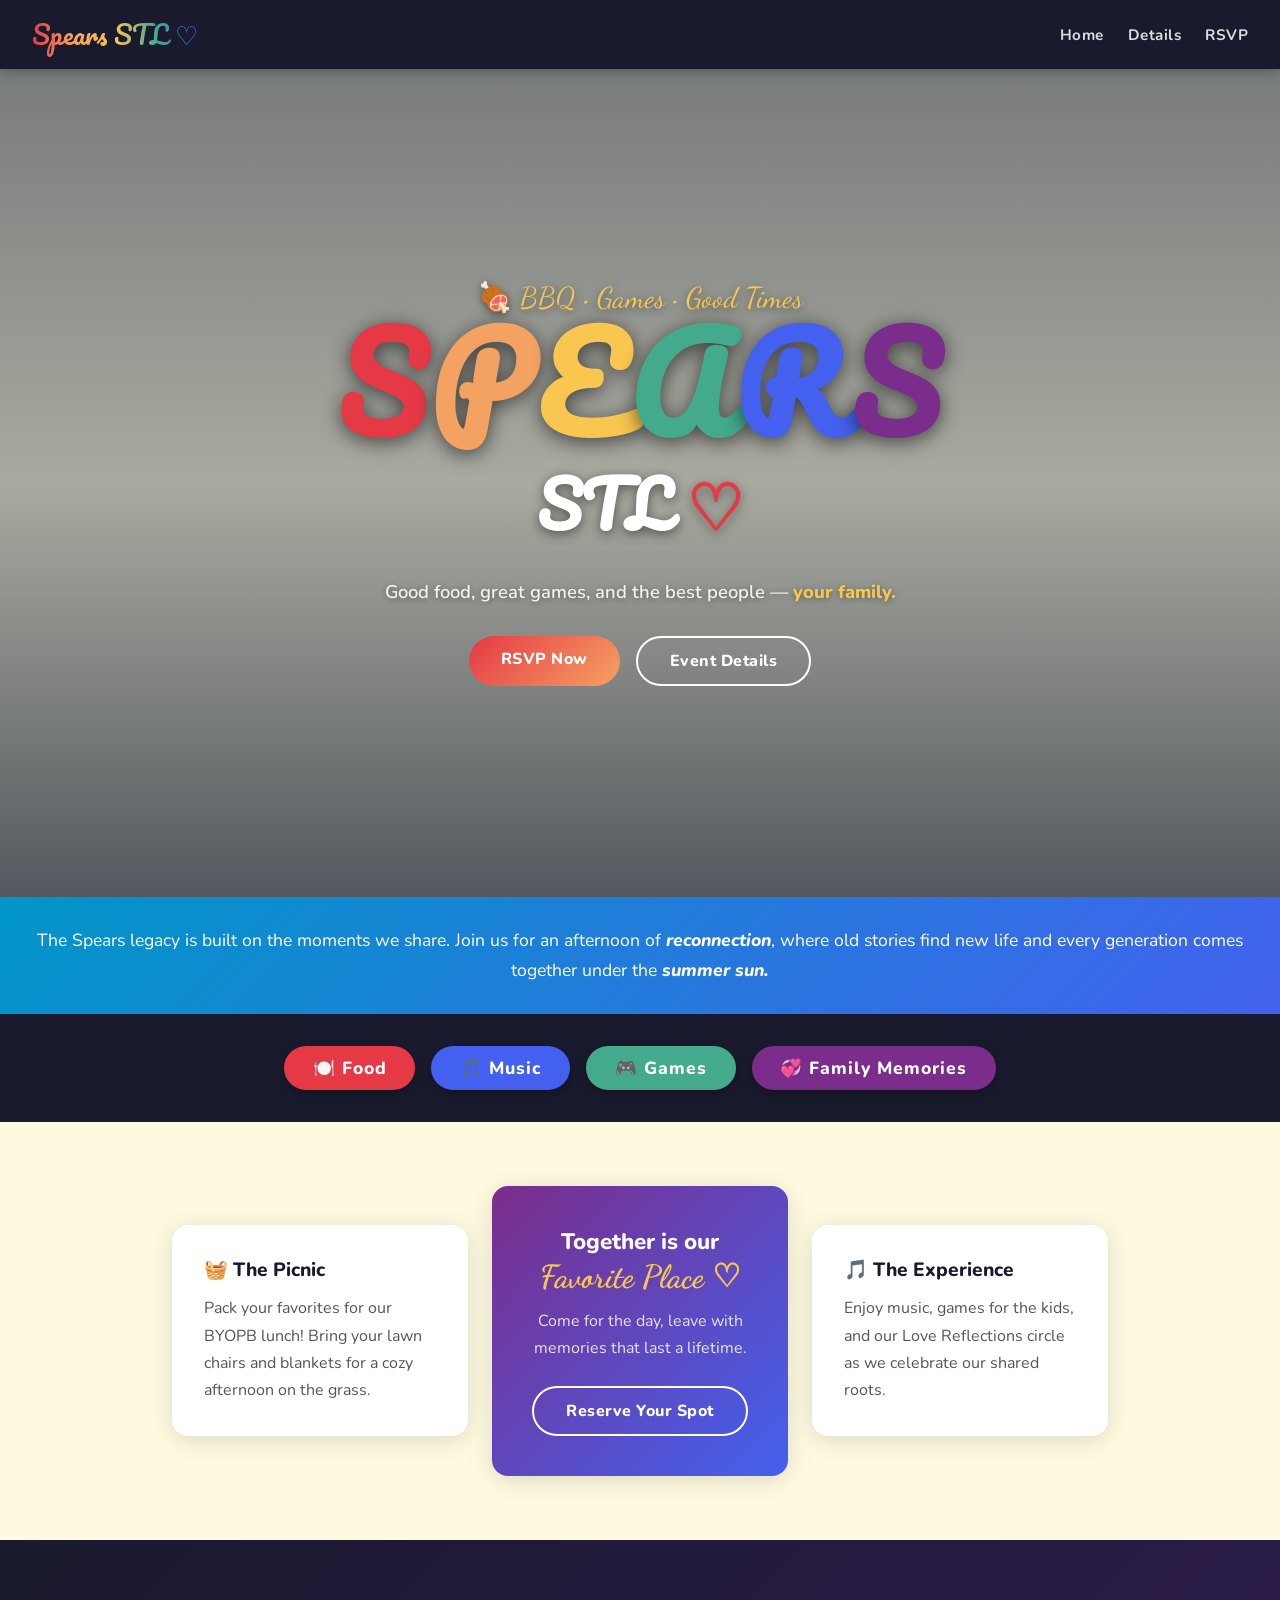
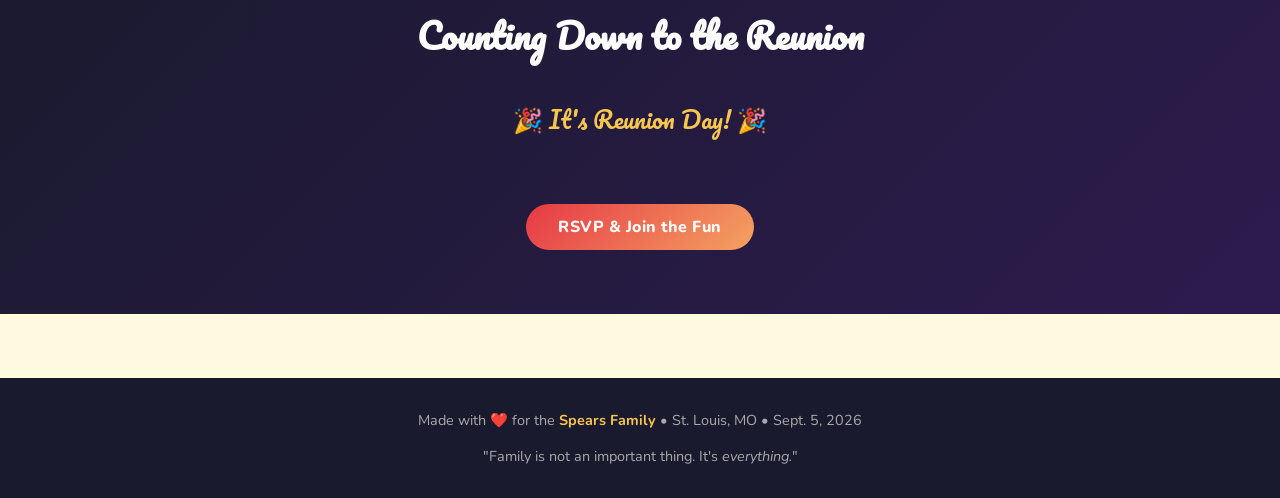
<file: index.html>
<!DOCTYPE html>
<html lang="en">
<head>
  <meta charset="UTF-8" />
  <meta name="viewport" content="width=device-width, initial-scale=1.0" />
  <title>Spears STL Family Reunion 2026</title>
  <link rel="stylesheet" href="css/style.css" />
  <link rel="stylesheet" href="css/home.css" />
</head>
<body>

  <!-- NAV -->
  <nav>
    <div class="nav-logo">Spears STL ♡</div>
    <ul class="nav-links">
      <li><a href="index.html">Home</a></li>
      <li><a href="details.html">Details</a></li>
      <li><a href="rsvp.html">RSVP</a></li>
    </ul>
  </nav>

  <!-- HERO -->
  <section class="hero">
    <div class="hero-overlay"></div>
    <div class="hero-content">
      <p class="hero-eyebrow">🍖 BBQ • Games • Good Times</p>
      <h1 class="hero-title">
        <span class="letter-s">S</span><span class="letter-p">P</span><span class="letter-e">E</span><span class="letter-a">A</span><span class="letter-r">R</span><span class="letter-s2">S</span>
      </h1>
      <h2 class="hero-stl">STL <span class="heart">♡</span></h2>
      <p class="hero-tagline">
        Good food, great games, and the best people — <em>your family.</em>
      </p>
      <div class="hero-cta">
        <a href="rsvp.html" class="btn btn-primary">RSVP Now</a>
        <a href="details.html" class="btn btn-outline">Event Details</a>
      </div>
    </div>
  </section>

  <!-- QUOTE BANNER -->
  <div class="quote-banner">
    <p>The Spears legacy is built on the moments we share. Join us for an afternoon of <strong>reconnection</strong>, where old stories find new life and every generation comes together under the <strong>summer sun.</strong></p>
  </div>

  <!-- ACTIVITIES BANNER -->
  <section class="activities-banner">
    <div class="activities-inner">
      <div class="activity-badge" style="background: var(--red);">🍽️ Food</div>
      <div class="activity-badge" style="background: var(--blue);">🎵 Music</div>
      <div class="activity-badge" style="background: var(--green);">🎮 Games</div>
      <div class="activity-badge" style="background: var(--purple);">💞 Family Memories</div>
    </div>
  </section>

  <!-- EXPERIENCE SECTION -->
  <section class="experience-section">
    <div class="experience-grid">
      <div class="exp-box card">
        <h3>🧺 The Picnic</h3>
        <p>Pack your favorites for our BYOPB lunch! Bring your lawn chairs and blankets for a cozy afternoon on the grass.</p>
      </div>
      <div class="exp-box card exp-highlight">
        <h3 style="color: var(--white);">Together is our<br/><span class="fav-place">Favorite Place ♡</span></h3>
        <p style="color: rgba(255,255,255,0.85);">Come for the day, leave with memories that last a lifetime.</p>
        <a href="rsvp.html" class="btn btn-outline mt-3">Reserve Your Spot</a>
      </div>
      <div class="exp-box card">
        <h3>🎵 The Experience</h3>
        <p>Enjoy music, games for the kids, and our Love Reflections circle as we celebrate our shared roots.</p>
      </div>
    </div>
  </section>

  <!-- COUNTDOWN -->
  <section class="countdown-section">
    <h2 class="section-title" style="color: var(--white);">Counting Down to the Reunion</h2>
    <div class="countdown-grid" id="countdown">
      <div class="countdown-box"><span id="cd-days">--</span><label>Days</label></div>
      <div class="countdown-box"><span id="cd-hours">--</span><label>Hours</label></div>
      <div class="countdown-box"><span id="cd-mins">--</span><label>Minutes</label></div>
      <div class="countdown-box"><span id="cd-secs">--</span><label>Seconds</label></div>
    </div>
    <a href="rsvp.html" class="btn btn-primary mt-4">RSVP &amp; Join the Fun</a>
  </section>

  <!-- FOOTER -->
  <footer>
    <p>Made with ❤️ for the <span>Spears Family</span> &bull; St. Louis, MO &bull; Sept. 5, 2026</p>
    <p class="mt-2">"Family is not an important thing. It's <em>everything.</em>"</p>
  </footer>

  <script src="js/countdown.js"></script>
</body>
</html>
</file>
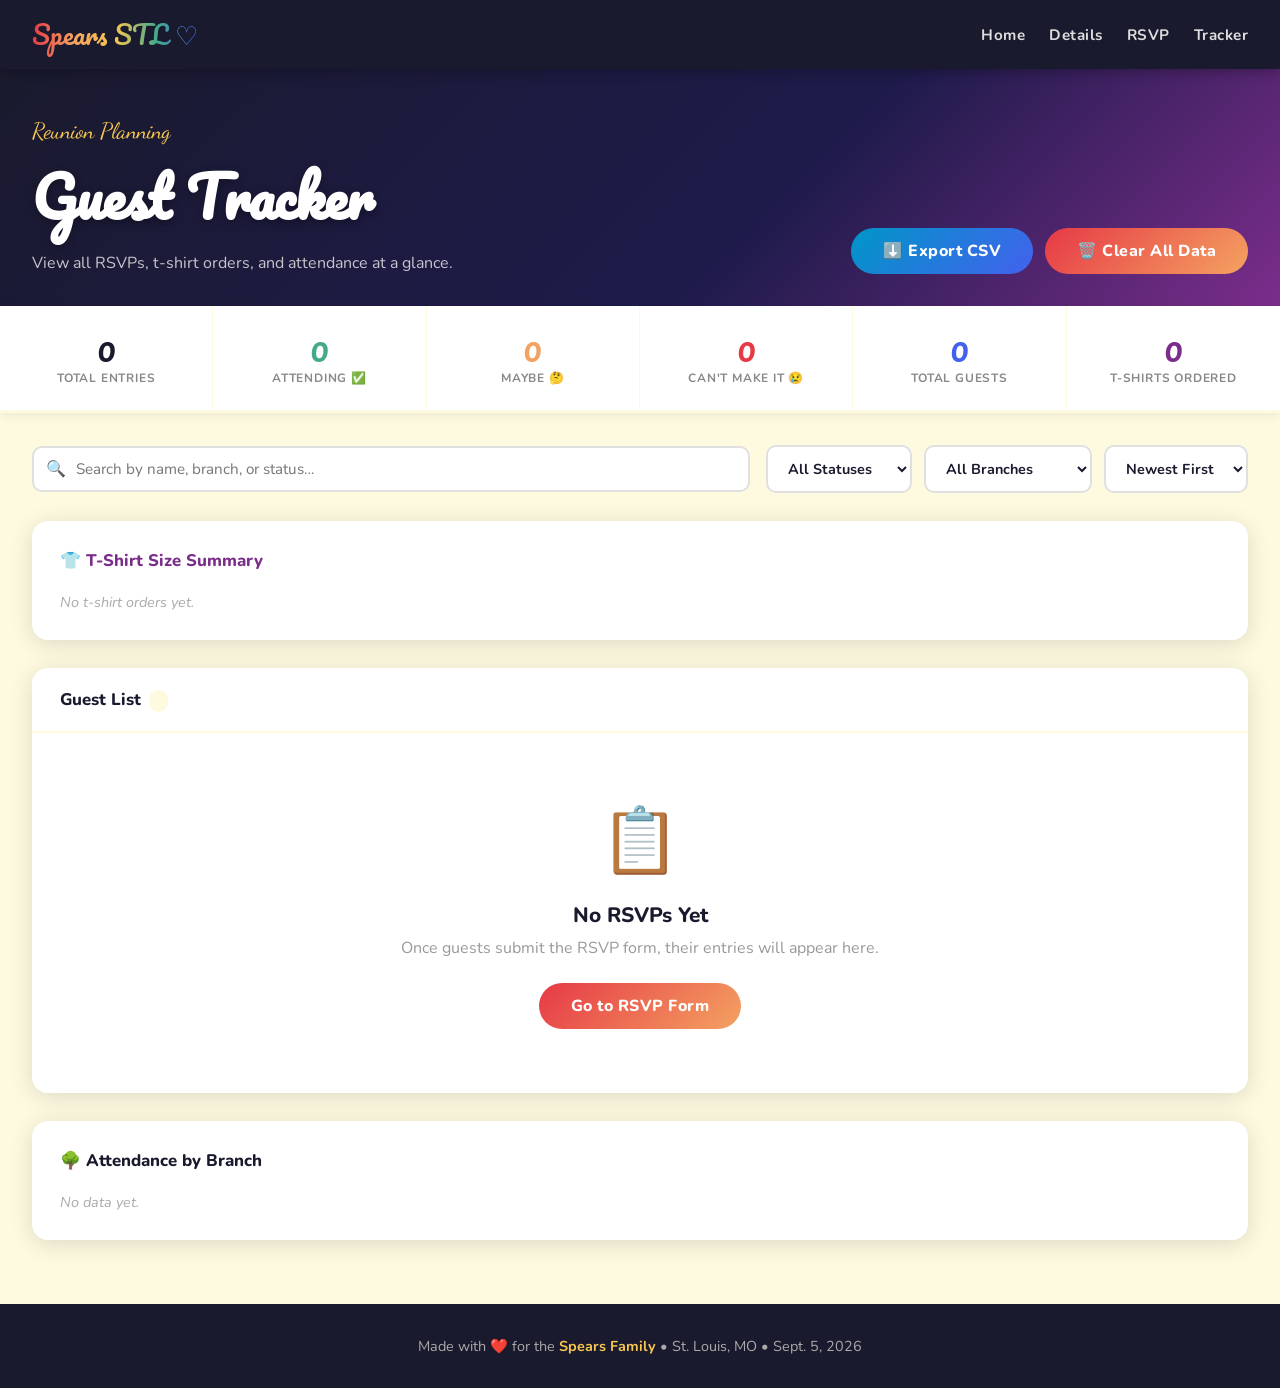
<file: admin.html>
<!DOCTYPE html>
<html lang="en">
<head>
  <meta charset="UTF-8" />
  <meta name="viewport" content="width=device-width, initial-scale=1.0" />
  <title>Guest Tracker – Spears STL Reunion 2026</title>
  <link rel="stylesheet" href="css/style.css" />
  <link rel="stylesheet" href="css/admin.css" />
</head>
<body>

  <!-- NAV -->
  <nav>
    <div class="nav-logo">Spears STL ♡</div>
    <ul class="nav-links">
      <li><a href="index.html">Home</a></li>
      <li><a href="details.html">Details</a></li>
      <li><a href="rsvp.html">RSVP</a></li>
      <li><a href="admin.html">Tracker</a></li>
    </ul>
  </nav>

  <!-- PAGE HEADER -->
  <header class="admin-header">
    <div class="admin-header-content">
      <p class="header-eyebrow">Reunion Planning</p>
      <h1 class="header-title">Guest Tracker</h1>
      <p class="header-sub">View all RSVPs, t-shirt orders, and attendance at a glance.</p>
    </div>
    <div class="admin-header-actions">
      <button class="btn btn-secondary" id="exportCsvBtn">⬇️ Export CSV</button>
      <button class="btn btn-primary" id="clearAllBtn">🗑️ Clear All Data</button>
    </div>
  </header>

  <!-- STATS BAR -->
  <section class="stats-bar">
    <div class="stat-card">
      <span class="stat-number" id="statTotal">0</span>
      <label>Total Entries</label>
    </div>
    <div class="stat-card stat-yes">
      <span class="stat-number" id="statYes">0</span>
      <label>Attending ✅</label>
    </div>
    <div class="stat-card stat-maybe">
      <span class="stat-number" id="statMaybe">0</span>
      <label>Maybe 🤔</label>
    </div>
    <div class="stat-card stat-no">
      <span class="stat-number" id="statNo">0</span>
      <label>Can't Make It 😢</label>
    </div>
    <div class="stat-card stat-guests">
      <span class="stat-number" id="statGuests">0</span>
      <label>Total Guests</label>
    </div>
    <div class="stat-card stat-shirts">
      <span class="stat-number" id="statShirts">0</span>
      <label>T-Shirts Ordered</label>
    </div>
  </section>

  <!-- MAIN CONTENT -->
  <main class="admin-main">

    <!-- CONTROLS ROW -->
    <div class="controls-row">
      <div class="search-wrap">
        <span class="search-icon">🔍</span>
        <input type="text" id="searchInput" placeholder="Search by name, branch, or status…" />
      </div>
      <div class="filter-wrap">
        <select id="filterAttending">
          <option value="">All Statuses</option>
          <option value="Yes">Attending</option>
          <option value="Maybe">Maybe</option>
          <option value="No">Can't Make It</option>
        </select>
        <select id="filterBranch">
          <option value="">All Branches</option>
          <option value="Branch A">Branch A</option>
          <option value="Branch B">Branch B</option>
          <option value="Branch C">Branch C</option>
          <option value="Branch D">Branch D</option>
          <option value="Branch E">Branch E</option>
          <option value="Other / Not Sure">Other / Not Sure</option>
        </select>
        <select id="sortBy">
          <option value="newest">Newest First</option>
          <option value="oldest">Oldest First</option>
          <option value="name">Name A–Z</option>
          <option value="branch">Branch</option>
        </select>
      </div>
    </div>

    <!-- T-SHIRT SUMMARY -->
    <div class="card tshirt-summary-card">
      <h3 class="tshirt-summary-title">👕 T-Shirt Size Summary</h3>
      <div class="tshirt-summary-grid" id="tshirtSummary">
        <p class="no-data-text">No t-shirt orders yet.</p>
      </div>
    </div>

    <!-- TABLE SECTION -->
    <div class="table-wrap card">
      <div class="table-header-row">
        <h3>Guest List <span class="result-count" id="resultCount"></span></h3>
      </div>

      <!-- Empty state -->
      <div class="empty-state" id="emptyState">
        <div class="empty-icon">📋</div>
        <h3>No RSVPs Yet</h3>
        <p>Once guests submit the RSVP form, their entries will appear here.</p>
        <a href="rsvp.html" class="btn btn-primary mt-3">Go to RSVP Form</a>
      </div>

      <!-- Table -->
      <div id="tableContainer" style="display:none;">
        <div class="table-scroll">
          <table id="guestTable">
            <thead>
              <tr>
                <th>#</th>
                <th>Name</th>
                <th>Branch</th>
                <th>Status</th>
                <th>Guests</th>
                <th>T-Shirts</th>
                <th>Phone</th>
                <th>Email</th>
                <th>Notes</th>
                <th>Submitted</th>
                <th>Actions</th>
              </tr>
            </thead>
            <tbody id="guestTableBody">
              <!-- Rows injected by JS -->
            </tbody>
          </table>
        </div>
      </div>
    </div>

    <!-- BRANCH BREAKDOWN -->
    <div class="card branch-card">
      <h3>🌳 Attendance by Branch</h3>
      <div class="branch-grid" id="branchGrid">
        <p class="no-data-text">No data yet.</p>
      </div>
    </div>

  </main>

  <!-- DELETE CONFIRM MODAL -->
  <div class="modal-overlay" id="deleteModal" style="display:none;">
    <div class="modal card">
      <h3>Remove Guest?</h3>
      <p>Are you sure you want to remove <strong id="deleteGuestName"></strong> from the list? This cannot be undone.</p>
      <div class="modal-actions">
        <button class="btn btn-outline-dark" id="cancelDelete">Cancel</button>
        <button class="btn btn-primary" id="confirmDelete">Yes, Remove</button>
      </div>
    </div>
  </div>

  <!-- CLEAR ALL CONFIRM MODAL -->
  <div class="modal-overlay" id="clearModal" style="display:none;">
    <div class="modal card">
      <h3>⚠️ Clear All Data?</h3>
      <p>This will permanently delete <strong>all RSVP entries</strong>. This cannot be undone.</p>
      <div class="modal-actions">
        <button class="btn btn-outline-dark" id="cancelClear">Cancel</button>
        <button class="btn btn-primary" id="confirmClear">Yes, Clear Everything</button>
      </div>
    </div>
  </div>

  <!-- EDIT MODAL -->
  <div class="modal-overlay" id="editModal" style="display:none;">
    <div class="modal card" style="max-width:500px;">
      <h3>✏️ Edit Entry</h3>
      <div class="form-group">
        <label>Attendance Status</label>
        <select id="editAttending">
          <option value="Yes">Yes – Attending</option>
          <option value="Maybe">Maybe</option>
          <option value="No">Can't Make It</option>
        </select>
      </div>
      <div class="form-group">
        <label>Notes</label>
        <textarea id="editNotes" rows="3"></textarea>
      </div>
      <div class="modal-actions">
        <button class="btn btn-outline-dark" id="cancelEdit">Cancel</button>
        <button class="btn btn-green" id="confirmEdit">Save Changes</button>
      </div>
    </div>
  </div>

  <!-- FOOTER -->
  <footer>
    <p>Made with ❤️ for the <span>Spears Family</span> &bull; St. Louis, MO &bull; Sept. 5, 2026</p>
  </footer>

  <script src="js/admin.js"></script>
</body>
</html>
</file>
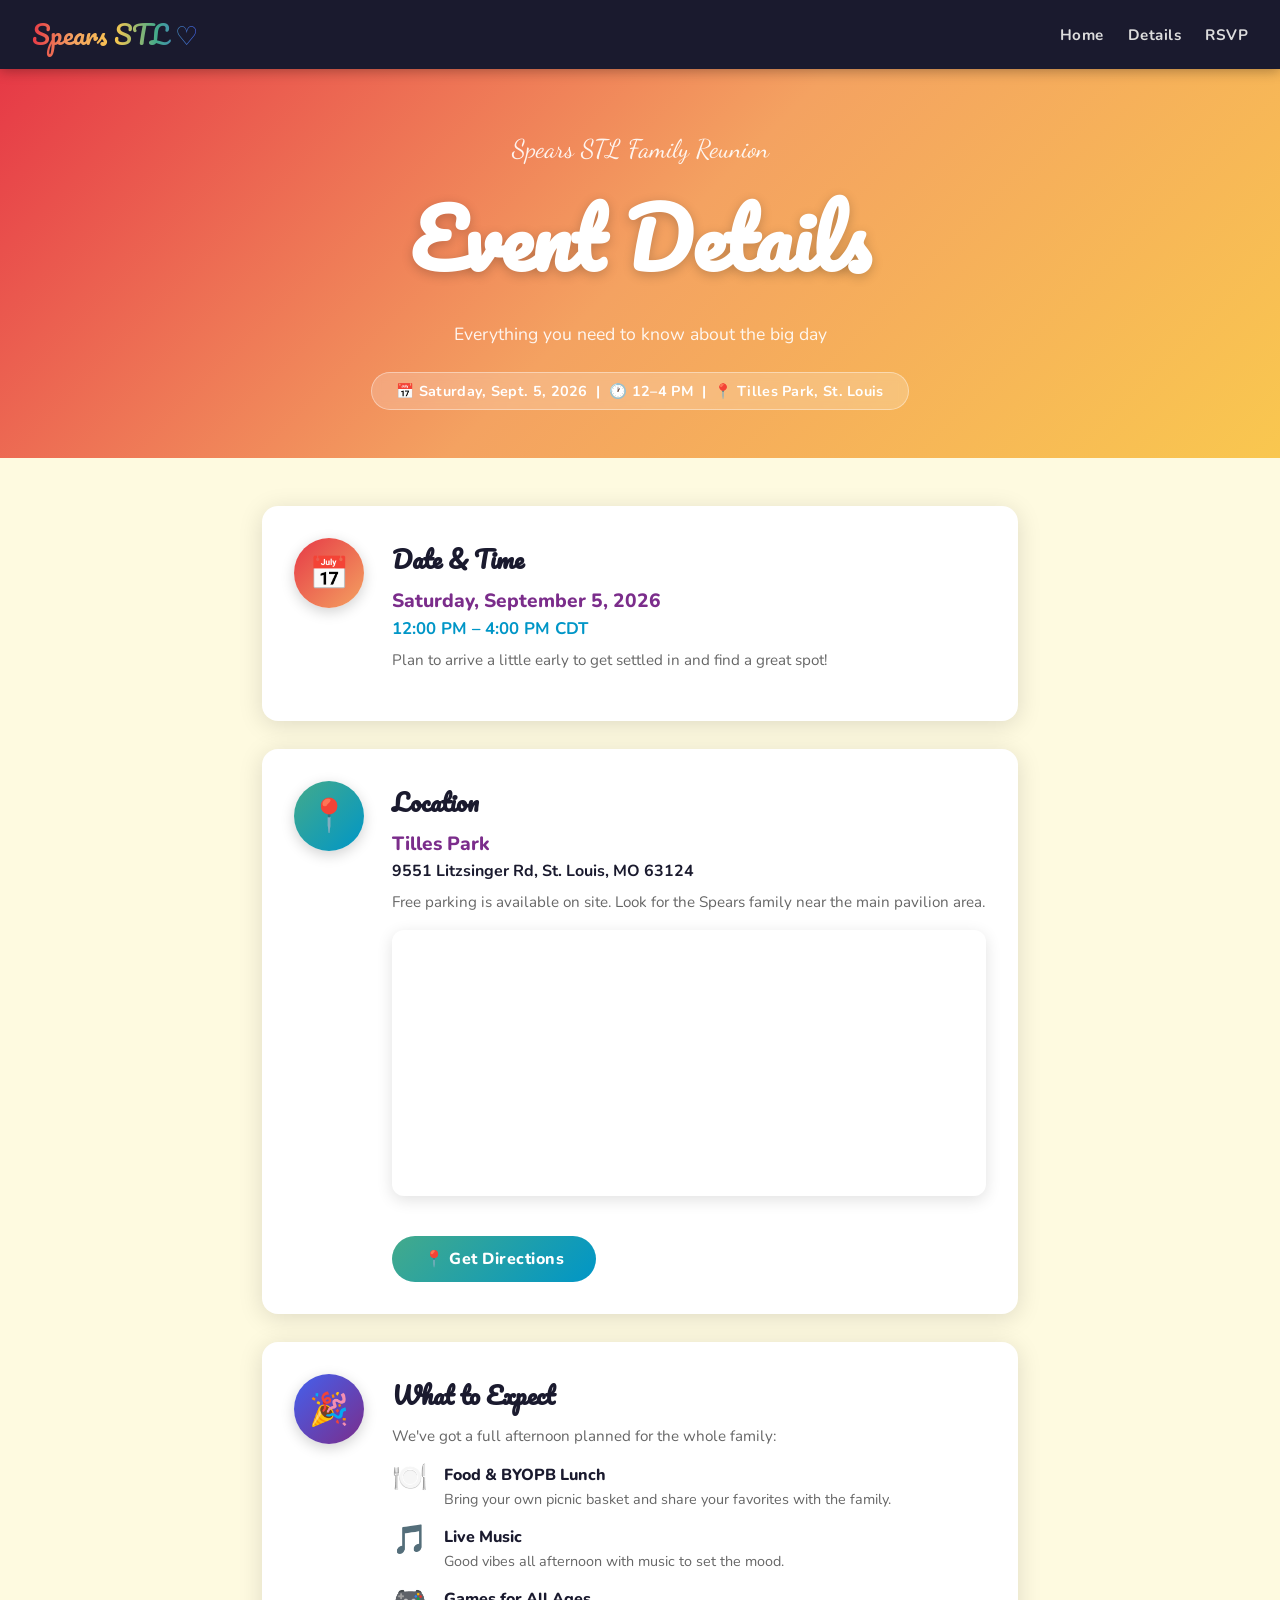
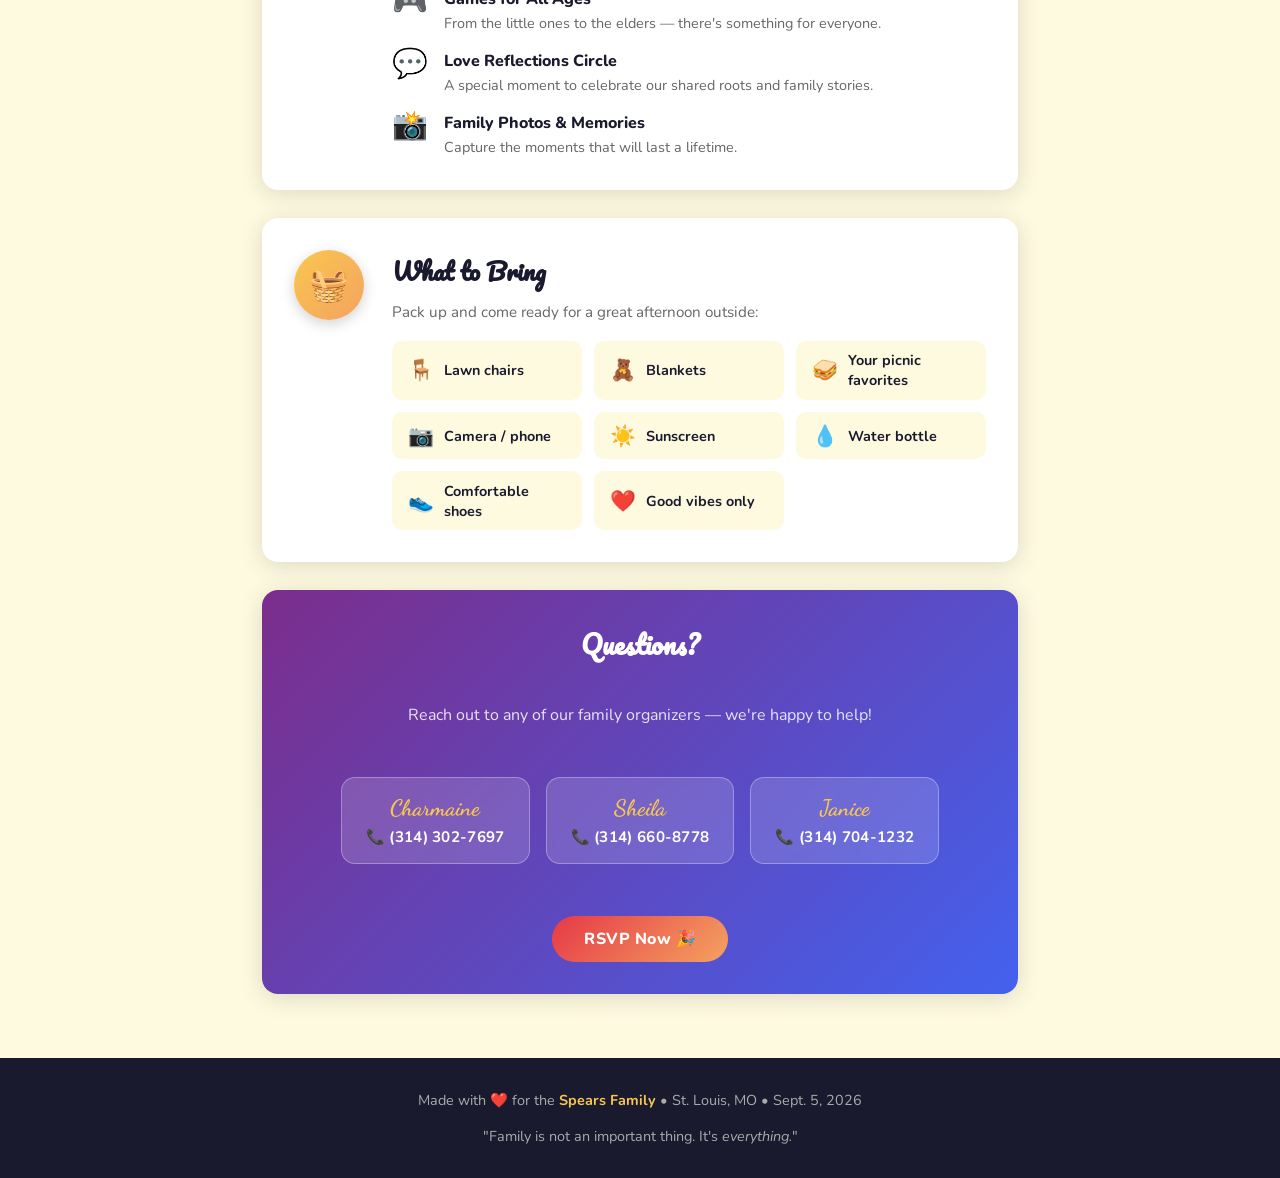
<file: details.html>
<!DOCTYPE html>
<html lang="en">
<head>
  <meta charset="UTF-8" />
  <meta name="viewport" content="width=device-width, initial-scale=1.0" />
  <title>Event Details – Spears STL Reunion 2026</title>
  <link rel="stylesheet" href="css/style.css" />
  <link rel="stylesheet" href="css/details.css" />
</head>
<body>

  <!-- NAV -->
  <nav>
    <div class="nav-logo">Spears STL ♡</div>
    <ul class="nav-links">
      <li><a href="index.html">Home</a></li>
      <li><a href="details.html">Details</a></li>
      <li><a href="rsvp.html">RSVP</a></li>
    </ul>
  </nav>

  <!-- PAGE HEADER -->
  <header class="details-header">
    <div class="details-header-content">
      <p class="header-eyebrow">Spears STL Family Reunion</p>
      <h1 class="header-title">Event Details</h1>
      <p class="header-sub">Everything you need to know about the big day</p>
      <div class="event-pill">
        📅 Saturday, Sept. 5, 2026 &nbsp;|&nbsp; 🕐 12–4 PM &nbsp;|&nbsp; 📍 Tilles Park, St. Louis
      </div>
    </div>
  </header>

  <!-- MAIN -->
  <main class="details-main">

    <!-- DATE & TIME -->
    <div class="detail-block card">
      <div class="block-icon" style="background: linear-gradient(135deg, var(--red), var(--orange));">📅</div>
      <div class="block-content">
        <h2>Date &amp; Time</h2>
        <p class="block-big">Saturday, September 5, 2026</p>
        <p class="block-time">12:00 PM – 4:00 PM CDT</p>
        <p class="block-note">Plan to arrive a little early to get settled in and find a great spot!</p>
      </div>
    </div>

    <!-- LOCATION -->
    <div class="detail-block card">
      <div class="block-icon" style="background: linear-gradient(135deg, var(--green), var(--teal));">📍</div>
      <div class="block-content">
        <h2>Location</h2>
        <p class="block-big">Tilles Park</p>
        <p class="block-addr">9551 Litzsinger Rd, St. Louis, MO 63124</p>
        <p class="block-note">Free parking is available on site. Look for the Spears family near the main pavilion area.</p>
        <div class="map-wrap">
          <iframe
            title="Tilles Park Map"
            src="https://www.google.com/maps/embed?pb=!1m18!1m12!1m3!1d3119.5!2d-90.3854!3d38.6218!2m3!1f0!2f0!3f0!3m2!1i1024!2i768!4f13.1!3m3!1m2!1s0x87d8cb3a3b3a3b3b%3A0x1!2sTilles+Park%2C+9551+Litzsinger+Rd%2C+St.+Louis%2C+MO+63124!5e0!3m2!1sen!2sus!4v1"
            width="100%" height="260" style="border:0; border-radius:12px;"
            allowfullscreen="" loading="lazy">
          </iframe>
        </div>
        <a href="https://maps.google.com/?q=9551+Litzsinger+Rd+St+Louis+MO+63124"
           target="_blank" class="btn btn-green mt-3">📍 Get Directions</a>
      </div>
    </div>

    <!-- WHAT TO EXPECT -->
    <div class="detail-block card">
      <div class="block-icon" style="background: linear-gradient(135deg, var(--blue), var(--purple));">🎉</div>
      <div class="block-content">
        <h2>What to Expect</h2>
        <p class="block-note">We've got a full afternoon planned for the whole family:</p>
        <div class="activity-grid">
          <div class="activity-item">
            <span class="activity-emoji">🍽️</span>
            <div>
              <strong>Food &amp; BYOPB Lunch</strong>
              <p>Bring your own picnic basket and share your favorites with the family.</p>
            </div>
          </div>
          <div class="activity-item">
            <span class="activity-emoji">🎵</span>
            <div>
              <strong>Live Music</strong>
              <p>Good vibes all afternoon with music to set the mood.</p>
            </div>
          </div>
          <div class="activity-item">
            <span class="activity-emoji">🎮</span>
            <div>
              <strong>Games for All Ages</strong>
              <p>From the little ones to the elders — there's something for everyone.</p>
            </div>
          </div>
          <div class="activity-item">
            <span class="activity-emoji">💬</span>
            <div>
              <strong>Love Reflections Circle</strong>
              <p>A special moment to celebrate our shared roots and family stories.</p>
            </div>
          </div>
          <div class="activity-item">
            <span class="activity-emoji">📸</span>
            <div>
              <strong>Family Photos &amp; Memories</strong>
              <p>Capture the moments that will last a lifetime.</p>
            </div>
          </div>
        </div>
      </div>
    </div>

    <!-- WHAT TO BRING -->
    <div class="detail-block card">
      <div class="block-icon" style="background: linear-gradient(135deg, var(--yellow), var(--orange));">🧺</div>
      <div class="block-content">
        <h2>What to Bring</h2>
        <p class="block-note">Pack up and come ready for a great afternoon outside:</p>
        <div class="bring-grid">
          <div class="bring-item"><span>🪑</span> Lawn chairs</div>
          <div class="bring-item"><span>🧸</span> Blankets</div>
          <div class="bring-item"><span>🥪</span> Your picnic favorites</div>
          <div class="bring-item"><span>📷</span> Camera / phone</div>
          <div class="bring-item"><span>☀️</span> Sunscreen</div>
          <div class="bring-item"><span>💧</span> Water bottle</div>
          <div class="bring-item"><span>👟</span> Comfortable shoes</div>
          <div class="bring-item"><span>❤️</span> Good vibes only</div>
        </div>
      </div>
    </div>

    <!-- QUESTIONS -->
    <div class="detail-block card questions-block">
      <h2>Questions?</h2>
      <p>Reach out to any of our family organizers — we're happy to help!</p>
      <div class="contacts-grid">
        <div class="contact-card">
          <span class="contact-name">Charmaine</span>
          <a href="tel:3143027697" class="contact-phone">📞 (314) 302-7697</a>
        </div>
        <div class="contact-card">
          <span class="contact-name">Sheila</span>
          <a href="tel:3146608778" class="contact-phone">📞 (314) 660-8778</a>
        </div>
        <div class="contact-card">
          <span class="contact-name">Janice</span>
          <a href="tel:3147041232" class="contact-phone">📞 (314) 704-1232</a>
        </div>
      </div>
      <a href="rsvp.html" class="btn btn-primary mt-3">RSVP Now 🎉</a>
    </div>

  </main>

  <!-- FOOTER -->
  <footer>
    <p>Made with ❤️ for the <span>Spears Family</span> &bull; St. Louis, MO &bull; Sept. 5, 2026</p>
    <p class="mt-2">"Family is not an important thing. It's <em>everything.</em>"</p>
  </footer>

</body>
</html>
</file>
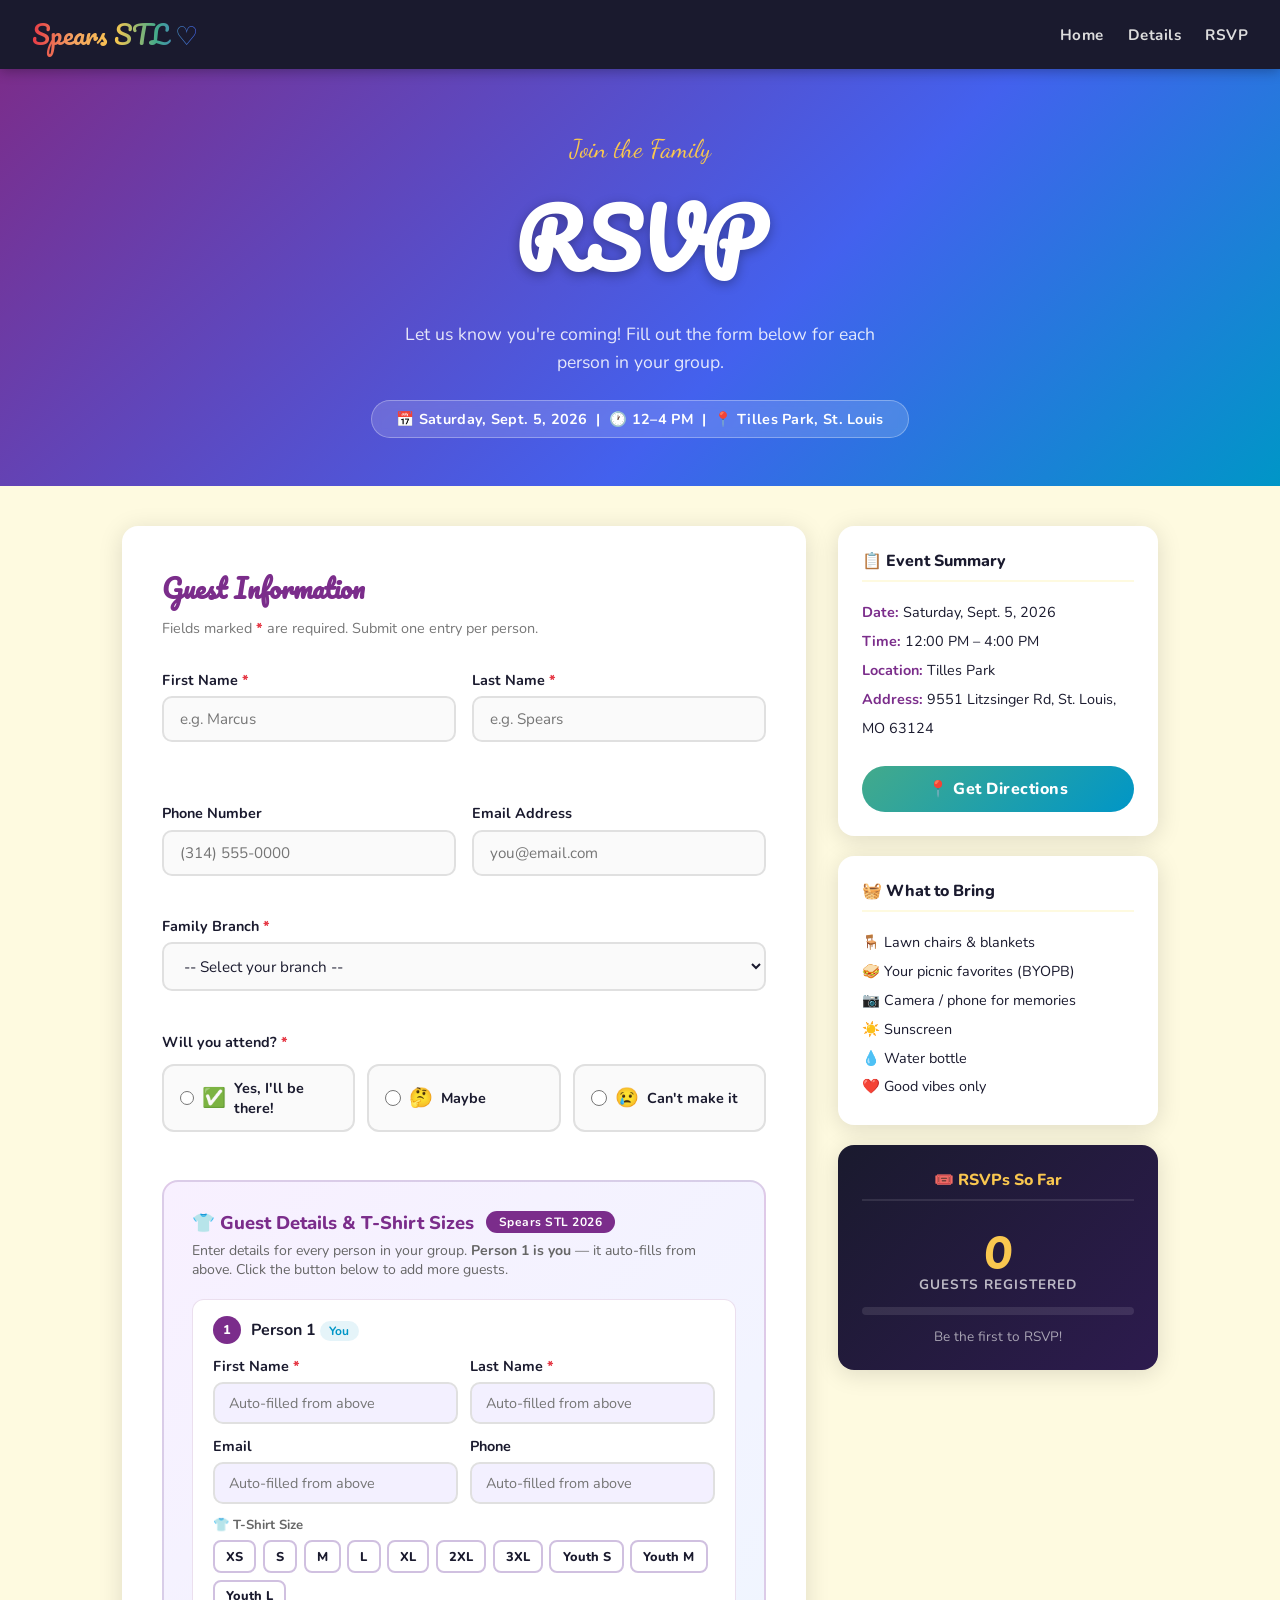
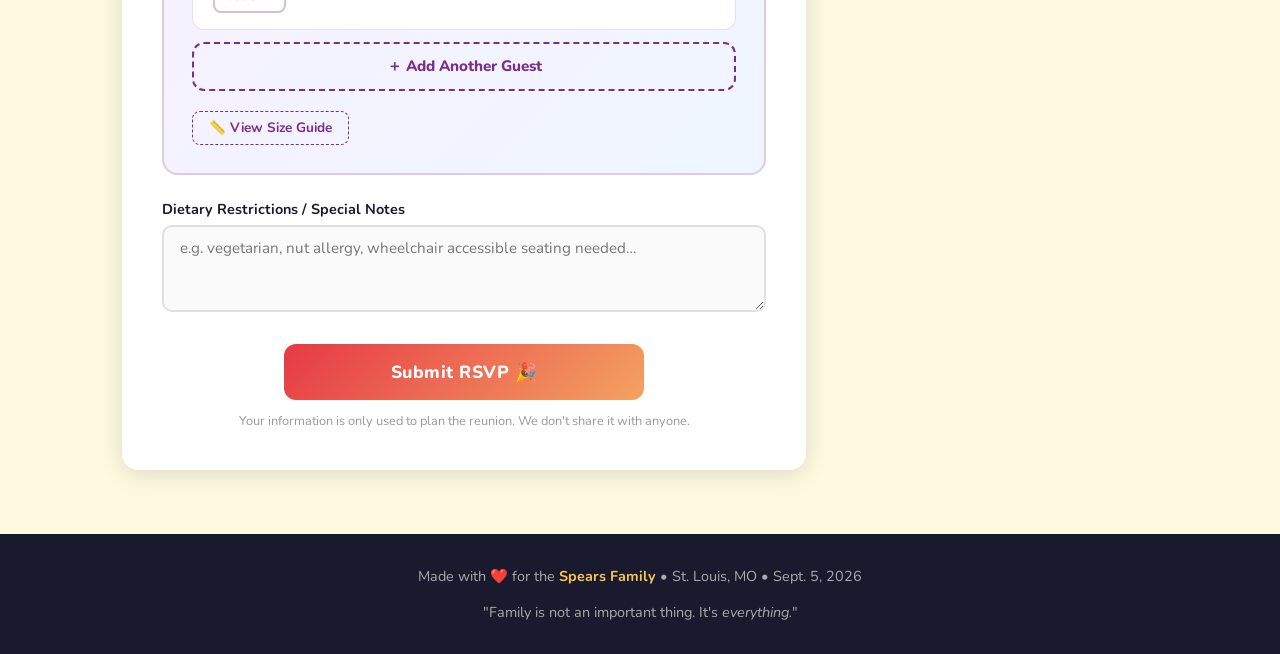
<file: rsvp.html>
<!DOCTYPE html>
<html lang="en">
<head>
  <meta charset="UTF-8" />
  <meta name="viewport" content="width=device-width, initial-scale=1.0" />
  <title>RSVP – Spears STL Reunion 2026</title>
  <link rel="stylesheet" href="css/style.css" />
  <link rel="stylesheet" href="css/rsvp.css" />
</head>
<body>

  <!-- NAV -->
  <nav>
    <div class="nav-logo">Spears STL ♡</div>
    <ul class="nav-links">
      <li><a href="index.html">Home</a></li>
      <li><a href="details.html">Details</a></li>
      <li><a href="rsvp.html">RSVP</a></li>
    </ul>
  </nav>

  <!-- PAGE HEADER -->
  <header class="rsvp-header">
    <div class="rsvp-header-content">
      <p class="header-eyebrow">Join the Family</p>
      <h1 class="header-title">RSVP</h1>
      <p class="header-sub">Let us know you're coming! Fill out the form below for each person in your group.</p>
      <div class="event-pill">
        📅 Saturday, Sept. 5, 2026 &nbsp;|&nbsp; 🕐 12–4 PM &nbsp;|&nbsp; 📍 Tilles Park, St. Louis
      </div>
    </div>
  </header>

  <!-- SUCCESS MESSAGE (hidden until submit) -->
  <div class="success-banner" id="successBanner" style="display:none;">
    <div class="success-inner">
      <span class="success-icon">🎉</span>
      <div>
        <strong>You're on the list!</strong>
        <p>We can't wait to see you at the reunion. Check your entry below or <a href="rsvp.html">add another guest.</a></p>
      </div>
    </div>
  </div>

  <!-- MAIN CONTENT -->
  <main class="rsvp-main">

    <!-- FORM CARD -->
    <section class="form-section">
      <div class="card form-card">
        <h2 class="form-title">Guest Information</h2>
        <p class="form-note">Fields marked <span class="required-star">*</span> are required. Submit one entry per person.</p>

        <form id="rsvpForm" novalidate>

          <!-- Name row -->
          <div class="form-row">
            <div class="form-group">
              <label for="firstName">First Name <span class="required-star">*</span></label>
              <input type="text" id="firstName" name="firstName" placeholder="e.g. Marcus" required />
              <span class="field-error" id="err-firstName"></span>
            </div>
            <div class="form-group">
              <label for="lastName">Last Name <span class="required-star">*</span></label>
              <input type="text" id="lastName" name="lastName" placeholder="e.g. Spears" required />
              <span class="field-error" id="err-lastName"></span>
            </div>
          </div>

          <!-- Contact row -->
          <div class="form-row">
            <div class="form-group">
              <label for="phone">Phone Number</label>
              <input type="tel" id="phone" name="phone" placeholder="(314) 555-0000" />
            </div>
            <div class="form-group">
              <label for="email">Email Address</label>
              <input type="email" id="email" name="email" placeholder="you@email.com" />
            </div>
          </div>

          <!-- Family branch -->
          <div class="form-group">
            <label for="branch">Family Branch <span class="required-star">*</span></label>
            <select id="branch" name="branch" required>
              <option value="">-- Select your branch --</option>
              <option value="Branch A">Branch A</option>
              <option value="Branch B">Branch B</option>
              <option value="Branch C">Branch C</option>
              <option value="Branch D">Branch D</option>
              <option value="Branch E">Branch E</option>
              <option value="Other / Not Sure">Other / Not Sure</option>
            </select>
            <span class="field-error" id="err-branch"></span>
          </div>

          <!-- Attending -->
          <div class="form-group">
            <label>Will you attend? <span class="required-star">*</span></label>
            <div class="radio-group">
              <label class="radio-card" id="rc-yes">
                <input type="radio" name="attending" value="Yes" required />
                <span class="radio-icon">✅</span>
                <span>Yes, I'll be there!</span>
              </label>
              <label class="radio-card" id="rc-maybe">
                <input type="radio" name="attending" value="Maybe" />
                <span class="radio-icon">🤔</span>
                <span>Maybe</span>
              </label>
              <label class="radio-card" id="rc-no">
                <input type="radio" name="attending" value="No" />
                <span class="radio-icon">😢</span>
                <span>Can't make it</span>
              </label>
            </div>
            <span class="field-error" id="err-attending"></span>
          </div>

          <!-- Guest count (hidden, kept for form data) -->
          <input type="hidden" id="guestCount" name="guestCount" value="1" />

          <!-- GUEST NAMES + T-SHIRT SECTION -->
          <div class="tshirt-section">
            <h3 class="tshirt-heading">
              👕 Guest Details &amp; T-Shirt Sizes
              <span class="tshirt-badge">Spears STL 2026</span>
            </h3>
            <p class="tshirt-note">
              Enter details for every person in your group.
              <strong>Person 1 is you</strong> — it auto-fills from above. Click the button below to add more guests.
            </p>

            <div id="guestRows">
              <!-- Dynamically generated per guest by rsvp.js -->
            </div>

            <button type="button" class="btn-add-guest" id="addGuestBtn">
              ＋ Add Another Guest
            </button>

            <div class="size-guide">
              <button type="button" class="size-guide-toggle" id="sizeGuideToggle">📏 View Size Guide</button>
              <div class="size-guide-table" id="sizeGuideTable" style="display:none;">
                <table>
                  <thead>
                    <tr>
                      <th>Size</th>
                      <th>Chest (in)</th>
                      <th>Waist (in)</th>
                      <th>Length (in)</th>
                    </tr>
                  </thead>
                  <tbody>
                    <tr><td>XS</td><td>32–34</td><td>26–28</td><td>26</td></tr>
                    <tr><td>S</td><td>35–37</td><td>29–31</td><td>27</td></tr>
                    <tr><td>M</td><td>38–40</td><td>32–34</td><td>28</td></tr>
                    <tr><td>L</td><td>41–43</td><td>35–37</td><td>29</td></tr>
                    <tr><td>XL</td><td>44–46</td><td>38–40</td><td>30</td></tr>
                    <tr><td>2XL</td><td>47–49</td><td>41–43</td><td>31</td></tr>
                    <tr><td>3XL</td><td>50–52</td><td>44–46</td><td>32</td></tr>
                    <tr><td>Youth S</td><td>26–27</td><td>22–23</td><td>20</td></tr>
                    <tr><td>Youth M</td><td>28–30</td><td>24–25</td><td>22</td></tr>
                    <tr><td>Youth L</td><td>31–33</td><td>26–27</td><td>24</td></tr>
                  </tbody>
                </table>
              </div>
            </div>
          </div>

          <!-- Dietary / Notes -->
          <div class="form-group">
            <label for="dietary">Dietary Restrictions / Special Notes</label>
            <textarea id="dietary" name="dietary" rows="3" placeholder="e.g. vegetarian, nut allergy, wheelchair accessible seating needed…"></textarea>
          </div>

          <!-- Submit -->
          <div class="form-submit">
            <button type="submit" class="btn btn-primary submit-btn" id="submitBtn">
              <span id="submitText">Submit RSVP 🎉</span>
              <span id="submitSpinner" style="display:none;">Saving…</span>
            </button>
            <p class="privacy-note">Your information is only used to plan the reunion. We don't share it with anyone.</p>
          </div>

        </form>
      </div>
    </section>

    <!-- SIDEBAR -->
    <aside class="rsvp-sidebar">

      <!-- Event Summary -->
      <div class="card sidebar-card">
        <h3>📋 Event Summary</h3>
        <ul class="summary-list">
          <li><strong>Date:</strong> Saturday, Sept. 5, 2026</li>
          <li><strong>Time:</strong> 12:00 PM – 4:00 PM</li>
          <li><strong>Location:</strong> Tilles Park</li>
          <li><strong>Address:</strong> 9551 Litzsinger Rd, St. Louis, MO 63124</li>
        </ul>
        <a href="https://maps.google.com/?q=9551+Litzsinger+Rd+St+Louis+MO+63124"
           target="_blank" class="btn btn-green mt-3" style="width:100%;text-align:center;display:block;">
          📍 Get Directions
        </a>
      </div>

      <!-- What to Bring -->
      <div class="card sidebar-card">
        <h3>🧺 What to Bring</h3>
        <ul class="bring-list">
          <li>🪑 Lawn chairs &amp; blankets</li>
          <li>🥪 Your picnic favorites (BYOPB)</li>
          <li>📷 Camera / phone for memories</li>
          <li>☀️ Sunscreen</li>
          <li>💧 Water bottle</li>
          <li>❤️ Good vibes only</li>
        </ul>
      </div>

      <!-- RSVP Counter -->
      <div class="card sidebar-card counter-card">
        <h3>🎟️ RSVPs So Far</h3>
        <div class="rsvp-counter">
          <span id="rsvpCount">0</span>
          <label>guests registered</label>
        </div>
        <div class="counter-bar-wrap">
          <div class="counter-bar" id="counterBar" style="width:0%"></div>
        </div>
        <p class="counter-label" id="counterLabel">Be the first to RSVP!</p>
      </div>

    </aside>

  </main>

  <!-- FOOTER -->
  <footer>
    <p>Made with ❤️ for the <span>Spears Family</span> &bull; St. Louis, MO &bull; Sept. 5, 2026</p>
    <p class="mt-2">"Family is not an important thing. It's <em>everything.</em>"</p>
  </footer>

  <script src="js/rsvp.js"></script>
</body>
</html>
</file>
<file: css/style.css>
/* =============================================
   SPEARS STL REUNION - Global Styles
   ============================================= */

@import url('https://fonts.googleapis.com/css2?family=Pacifico&family=Nunito:wght@400;600;700;800&family=Dancing+Script:wght@700&display=swap');

:root {
  --red:     #e63946;
  --orange:  #f4a261;
  --yellow:  #f9c74f;
  --green:   #43aa8b;
  --blue:    #4361ee;
  --purple:  #7b2d8b;
  --teal:    #0096c7;
  --dark:    #1a1a2e;
  --light:   #fefae0;
  --white:   #ffffff;
  --shadow:  0 4px 24px rgba(0,0,0,0.13);
}

* {
  box-sizing: border-box;
  margin: 0;
  padding: 0;
}

html {
  scroll-behavior: smooth;
}

body {
  font-family: 'Nunito', sans-serif;
  background: var(--light);
  color: var(--dark);
  min-height: 100vh;
}

a {
  text-decoration: none;
  color: inherit;
}

/* ---- NAV ---- */
nav {
  background: var(--dark);
  padding: 0.75rem 2rem;
  display: flex;
  align-items: center;
  justify-content: space-between;
  position: sticky;
  top: 0;
  z-index: 100;
  box-shadow: 0 2px 12px rgba(0,0,0,0.3);
}

.nav-logo {
  font-family: 'Pacifico', cursive;
  font-size: 1.6rem;
  background: linear-gradient(90deg, var(--red), var(--orange), var(--yellow), var(--green), var(--blue));
  -webkit-background-clip: text;
  -webkit-text-fill-color: transparent;
  background-clip: text;
}

.nav-links {
  display: flex;
  gap: 1.5rem;
  list-style: none;
}

.nav-links a {
  color: #ddd;
  font-weight: 700;
  font-size: 0.95rem;
  transition: color 0.2s;
  letter-spacing: 0.5px;
}

.nav-links a:hover {
  color: var(--yellow);
}

/* ---- BUTTONS ---- */
.btn {
  display: inline-block;
  padding: 0.75rem 2rem;
  border-radius: 50px;
  font-family: 'Nunito', sans-serif;
  font-weight: 800;
  font-size: 1rem;
  cursor: pointer;
  border: none;
  transition: transform 0.15s, box-shadow 0.15s;
  letter-spacing: 0.5px;
}

.btn:hover {
  transform: translateY(-2px);
  box-shadow: 0 6px 20px rgba(0,0,0,0.2);
}

.btn-primary {
  background: linear-gradient(135deg, var(--red), var(--orange));
  color: var(--white);
}

.btn-secondary {
  background: linear-gradient(135deg, var(--teal), var(--blue));
  color: var(--white);
}

.btn-green {
  background: linear-gradient(135deg, var(--green), var(--teal));
  color: var(--white);
}

.btn-outline {
  background: transparent;
  border: 2px solid var(--white);
  color: var(--white);
}

/* ---- SECTION HEADERS ---- */
.section-title {
  font-family: 'Pacifico', cursive;
  font-size: 2.2rem;
  text-align: center;
  margin-bottom: 0.5rem;
}

.section-sub {
  text-align: center;
  font-size: 1.05rem;
  color: #555;
  margin-bottom: 2.5rem;
}

/* ---- CARDS ---- */
.card {
  background: var(--white);
  border-radius: 16px;
  padding: 2rem;
  box-shadow: var(--shadow);
}

/* ---- FOOTER ---- */
footer {
  background: var(--dark);
  color: #aaa;
  text-align: center;
  padding: 2rem 1rem;
  font-size: 0.9rem;
  margin-top: 4rem;
}

footer span {
  color: var(--yellow);
  font-weight: 700;
}

/* ---- UTILITIES ---- */
.text-center { text-align: center; }
.mt-1 { margin-top: 0.5rem; }
.mt-2 { margin-top: 1rem; }
.mt-3 { margin-top: 1.5rem; }
.mt-4 { margin-top: 2rem; }
.mb-2 { margin-bottom: 1rem; }
.mb-4 { margin-bottom: 2rem; }

.tag {
  display: inline-block;
  padding: 0.25rem 0.9rem;
  border-radius: 50px;
  font-size: 0.8rem;
  font-weight: 700;
  letter-spacing: 0.5px;
}

/* ---- RESPONSIVE ---- */
@media (max-width: 768px) {
  .nav-links { gap: 1rem; font-size: 0.85rem; }
  .section-title { font-size: 1.7rem; }
}

@media (max-width: 500px) {
  nav { flex-wrap: wrap; gap: 0.4rem; padding: 0.6rem 1rem; }
  .nav-logo { font-size: 1.2rem; width: 100%; text-align: center; }
  .nav-links { gap: 0.5rem; flex-wrap: wrap; justify-content: center; width: 100%; }
  .nav-links a { font-size: 0.78rem; }
  .btn { padding: 0.65rem 1.4rem; font-size: 0.9rem; }
}
</file>
<file: css/home.css>
/* =============================================
   SPEARS STL - Home Page Styles
   ============================================= */

/* ---- HERO ---- */
/*
  TO USE YOUR OWN PHOTO:
  1. Save your image into the "images" folder in this project (e.g. images/family.jpg)
  2. Replace the URL below with: url('../images/family.jpg')
*/
.hero {
  position: relative;
  min-height: 92vh;
  background: url('https://images.unsplash.com/photo-1529193591184-b1d58069ecdd?w=1400&q=80') center/cover no-repeat;
  display: flex;
  align-items: center;
  justify-content: center;
  text-align: center;
  overflow: hidden;
}

.hero-overlay {
  position: absolute;
  inset: 0;
  background: linear-gradient(
    to bottom,
    rgba(10,20,40,0.55) 0%,
    rgba(10,20,40,0.35) 50%,
    rgba(10,20,40,0.7) 100%
  );
}

.hero-content {
  position: relative;
  z-index: 2;
  padding: 2rem;
  max-width: 700px;
}

.hero-eyebrow {
  font-family: 'Dancing Script', cursive;
  font-size: 1.8rem;
  color: var(--yellow);
  margin-bottom: 0.25rem;
  text-shadow: 0 2px 8px rgba(0,0,0,0.5);
}

.hero-title {
  font-family: 'Pacifico', cursive;
  font-size: clamp(4rem, 12vw, 8rem);
  line-height: 1;
  text-shadow: 0 4px 20px rgba(0,0,0,0.6);
  letter-spacing: 4px;
  margin-bottom: 0.1rem;
}

/* Rainbow letters */
.letter-s  { color: var(--red); }
.letter-p  { color: var(--orange); }
.letter-e  { color: var(--yellow); }
.letter-a  { color: var(--green); }
.letter-r  { color: var(--blue); }
.letter-s2 { color: var(--purple); }

.hero-stl {
  font-family: 'Pacifico', cursive;
  font-size: clamp(2.5rem, 6vw, 4rem);
  color: var(--white);
  text-shadow: 0 3px 12px rgba(0,0,0,0.5);
  margin-bottom: 1.2rem;
}

.heart {
  color: var(--red);
  animation: heartbeat 1.4s ease-in-out infinite;
}

@keyframes heartbeat {
  0%, 100% { transform: scale(1); }
  14%       { transform: scale(1.2); }
  28%       { transform: scale(1); }
  42%       { transform: scale(1.15); }
  70%       { transform: scale(1); }
}

.hero-tagline {
  font-size: 1.15rem;
  color: rgba(255,255,255,0.9);
  margin-bottom: 2rem;
  font-weight: 600;
  text-shadow: 0 1px 6px rgba(0,0,0,0.4);
}

.hero-tagline em {
  color: var(--yellow);
  font-style: normal;
  font-weight: 800;
}

.hero-cta {
  display: flex;
  gap: 1rem;
  justify-content: center;
  flex-wrap: wrap;
}

/* ---- QUOTE BANNER ---- */
.quote-banner {
  background: linear-gradient(135deg, var(--teal), var(--blue));
  color: var(--white);
  text-align: center;
  padding: 1.8rem 2rem;
  font-size: 1.1rem;
  line-height: 1.7;
}

.quote-banner strong {
  font-weight: 800;
  font-style: italic;
}

/* ---- DETAILS SECTION ---- */
.details-section {
  padding: 4rem 2rem;
  max-width: 1100px;
  margin: 0 auto;
}

.details-grid {
  display: grid;
  grid-template-columns: repeat(auto-fit, minmax(230px, 1fr));
  gap: 1.5rem;
}

.detail-card {
  text-align: center;
  transition: transform 0.2s;
}

.detail-card:hover {
  transform: translateY(-4px);
}

.detail-icon {
  width: 64px;
  height: 64px;
  border-radius: 50%;
  display: flex;
  align-items: center;
  justify-content: center;
  font-size: 1.8rem;
  margin: 0 auto 1rem;
  box-shadow: 0 4px 12px rgba(0,0,0,0.2);
}

.detail-card h3 {
  font-size: 1.1rem;
  font-weight: 800;
  margin-bottom: 0.5rem;
  color: var(--dark);
}

.detail-big {
  font-family: 'Dancing Script', cursive;
  font-size: 1.6rem;
  color: var(--purple);
  font-weight: 700;
}

.detail-date {
  font-family: 'Pacifico', cursive;
  font-size: 1.3rem;
  color: var(--red);
  margin: 0.25rem 0;
}

.detail-time {
  font-weight: 700;
  color: var(--teal);
  font-size: 1rem;
}

.activity-list {
  list-style: none;
  text-align: left;
  line-height: 2;
  font-size: 0.95rem;
}

/* ---- ACTIVITIES BANNER ---- */
.activities-banner {
  background: var(--dark);
  padding: 2rem;
  text-align: center;
}

.activities-inner {
  display: flex;
  justify-content: center;
  gap: 1rem;
  flex-wrap: wrap;
}

.activity-badge {
  color: var(--white);
  font-family: 'Nunito', sans-serif;
  font-weight: 800;
  font-size: 1.1rem;
  padding: 0.6rem 1.8rem;
  border-radius: 50px;
  letter-spacing: 1px;
  box-shadow: 0 3px 10px rgba(0,0,0,0.3);
}

/* ---- EXPERIENCE SECTION ---- */
.experience-section {
  padding: 4rem 2rem;
  max-width: 1000px;
  margin: 0 auto;
}

.experience-grid {
  display: grid;
  grid-template-columns: repeat(auto-fit, minmax(260px, 1fr));
  gap: 1.5rem;
  align-items: center;
}

.exp-box h3 {
  font-size: 1.2rem;
  font-weight: 800;
  margin-bottom: 0.75rem;
  color: var(--dark);
}

.exp-box p {
  line-height: 1.7;
  color: #555;
}

.exp-highlight {
  background: linear-gradient(135deg, var(--purple), var(--blue));
  text-align: center;
  padding: 2.5rem 2rem;
}

.exp-highlight h3 {
  color: var(--white) !important;
  font-size: 1.4rem;
}

.fav-place {
  font-family: 'Dancing Script', cursive;
  font-size: 2rem;
  color: var(--yellow);
}

/* ---- COUNTDOWN ---- */
.countdown-section {
  background: linear-gradient(135deg, var(--dark), #2d1b4e);
  padding: 4rem 2rem;
  text-align: center;
}

.countdown-grid {
  display: flex;
  justify-content: center;
  gap: 1.5rem;
  flex-wrap: wrap;
  margin: 2rem 0;
}

.countdown-box {
  background: rgba(255,255,255,0.08);
  border: 2px solid rgba(255,255,255,0.15);
  border-radius: 16px;
  padding: 1.5rem 2rem;
  min-width: 110px;
}

.countdown-box span {
  display: block;
  font-family: 'Pacifico', cursive;
  font-size: 3rem;
  color: var(--yellow);
  line-height: 1;
}

.countdown-box label {
  display: block;
  color: rgba(255,255,255,0.7);
  font-size: 0.85rem;
  font-weight: 700;
  letter-spacing: 2px;
  text-transform: uppercase;
  margin-top: 0.4rem;
}

/* ---- RESPONSIVE ---- */
@media (max-width: 600px) {
  .details-grid { grid-template-columns: 1fr; }
  .experience-grid { grid-template-columns: 1fr; }
  .countdown-box { min-width: 70px; padding: 0.85rem 1rem; }
  .countdown-box span { font-size: 1.9rem; }
  .countdown-grid { gap: 0.75rem; }
  .hero-cta { flex-direction: column; align-items: center; }
  .hero-cta .btn { width: 100%; max-width: 280px; text-align: center; }
  .quote-banner { font-size: 0.95rem; padding: 1.25rem 1rem; }
  .activity-badge { font-size: 0.95rem; padding: 0.5rem 1.2rem; }
  .experience-section { padding: 2.5rem 1rem; }
  .countdown-section { padding: 2.5rem 1rem; }
}
</file>
<file: css/admin.css>
/* =============================================
   SPEARS STL - Admin / Tracker Page Styles
   ============================================= */

/* ---- PAGE HEADER ---- */
.admin-header {
  background: linear-gradient(135deg, var(--dark) 0%, #1e1b4b 60%, var(--purple) 100%);
  color: var(--white);
  padding: 3rem 2rem 2rem;
  display: flex;
  align-items: flex-end;
  justify-content: space-between;
  flex-wrap: wrap;
  gap: 1.5rem;
}

.admin-header-content .header-eyebrow {
  font-family: 'Dancing Script', cursive;
  font-size: 1.4rem;
  color: var(--yellow);
  margin-bottom: 0.2rem;
}

.admin-header-content .header-title {
  font-family: 'Pacifico', cursive;
  font-size: clamp(2rem, 6vw, 3.5rem);
  color: var(--white);
  text-shadow: 0 3px 10px rgba(0,0,0,0.3);
  margin-bottom: 0.4rem;
}

.admin-header-content .header-sub {
  font-size: 1rem;
  color: rgba(255,255,255,0.75);
}

.admin-header-actions {
  display: flex;
  gap: 0.75rem;
  flex-wrap: wrap;
}

/* ---- STATS BAR ---- */
.stats-bar {
  display: grid;
  grid-template-columns: repeat(auto-fit, minmax(130px, 1fr));
  gap: 0;
  background: var(--white);
  border-bottom: 3px solid var(--light);
  box-shadow: 0 2px 12px rgba(0,0,0,0.08);
}

.stat-card {
  padding: 1.5rem 1rem;
  text-align: center;
  border-right: 1px solid var(--light);
  transition: background 0.2s;
}

.stat-card:last-child { border-right: none; }
.stat-card:hover { background: var(--light); }

.stat-number {
  display: block;
  font-family: 'Pacifico', cursive;
  font-size: 2.2rem;
  line-height: 1;
  color: var(--dark);
  transition: color 0.2s;
}

.stat-card label {
  display: block;
  font-size: 0.75rem;
  font-weight: 700;
  color: #888;
  text-transform: uppercase;
  letter-spacing: 0.8px;
  margin-top: 0.3rem;
}

.stat-yes .stat-number    { color: var(--green); }
.stat-maybe .stat-number  { color: var(--orange); }
.stat-no .stat-number     { color: var(--red); }
.stat-guests .stat-number { color: var(--blue); }
.stat-shirts .stat-number { color: var(--purple); }

/* ---- MAIN ---- */
.admin-main {
  max-width: 1300px;
  margin: 2rem auto;
  padding: 0 2rem;
  display: flex;
  flex-direction: column;
  gap: 1.75rem;
}

/* ---- CONTROLS ROW ---- */
.controls-row {
  display: flex;
  gap: 1rem;
  flex-wrap: wrap;
  align-items: center;
}

.search-wrap {
  flex: 1;
  min-width: 220px;
  position: relative;
}

.search-icon {
  position: absolute;
  left: 0.9rem;
  top: 50%;
  transform: translateY(-50%);
  font-size: 1rem;
  pointer-events: none;
}

.search-wrap input {
  width: 100%;
  padding: 0.7rem 1rem 0.7rem 2.6rem;
  border: 2px solid #e0e0e0;
  border-radius: 10px;
  font-family: 'Nunito', sans-serif;
  font-size: 0.95rem;
  outline: none;
  transition: border-color 0.2s;
}

.search-wrap input:focus {
  border-color: var(--blue);
  box-shadow: 0 0 0 3px rgba(67,97,238,0.12);
}

.filter-wrap {
  display: flex;
  gap: 0.75rem;
  flex-wrap: wrap;
}

.filter-wrap select {
  padding: 0.7rem 1rem;
  border: 2px solid #e0e0e0;
  border-radius: 10px;
  font-family: 'Nunito', sans-serif;
  font-size: 0.9rem;
  font-weight: 700;
  color: var(--dark);
  cursor: pointer;
  outline: none;
  background: var(--white);
  transition: border-color 0.2s;
}

.filter-wrap select:focus {
  border-color: var(--blue);
}

/* ---- T-SHIRT SUMMARY ---- */
.tshirt-summary-card {
  padding: 1.75rem;
}

.tshirt-summary-title {
  font-size: 1.05rem;
  font-weight: 800;
  color: var(--purple);
  margin-bottom: 1.25rem;
}

.tshirt-summary-grid {
  display: flex;
  gap: 0.6rem;
  flex-wrap: wrap;
}

.shirt-pill {
  display: flex;
  flex-direction: column;
  align-items: center;
  background: linear-gradient(135deg, var(--purple), var(--blue));
  color: var(--white);
  border-radius: 12px;
  padding: 0.75rem 1.25rem;
  min-width: 70px;
  box-shadow: 0 2px 8px rgba(0,0,0,0.15);
}

.shirt-pill .size-label {
  font-size: 0.75rem;
  font-weight: 700;
  letter-spacing: 1px;
  text-transform: uppercase;
  opacity: 0.85;
}

.shirt-pill .size-count {
  font-family: 'Pacifico', cursive;
  font-size: 1.8rem;
  line-height: 1.1;
}

/* ---- TABLE ---- */
.table-wrap {
  padding: 0;
  overflow: hidden;
}

.table-header-row {
  padding: 1.25rem 1.75rem;
  border-bottom: 2px solid var(--light);
  display: flex;
  align-items: center;
  justify-content: space-between;
}

.table-header-row h3 {
  font-size: 1.05rem;
  font-weight: 800;
  color: var(--dark);
}

.result-count {
  font-size: 0.8rem;
  font-weight: 700;
  color: #888;
  margin-left: 0.5rem;
  background: var(--light);
  padding: 0.1rem 0.6rem;
  border-radius: 50px;
}

.table-scroll {
  overflow-x: auto;
}

table {
  width: 100%;
  border-collapse: collapse;
  font-size: 0.88rem;
}

thead th {
  background: var(--dark);
  color: rgba(255,255,255,0.85);
  padding: 0.85rem 1rem;
  text-align: left;
  font-weight: 700;
  font-size: 0.78rem;
  text-transform: uppercase;
  letter-spacing: 0.8px;
  white-space: nowrap;
}

tbody tr {
  border-bottom: 1px solid #f0f0f0;
  transition: background 0.15s;
}

tbody tr:hover { background: #f8f6ff; }
tbody tr:last-child { border-bottom: none; }

tbody td {
  padding: 0.85rem 1rem;
  vertical-align: middle;
  color: var(--dark);
  max-width: 200px;
}

.td-name {
  font-weight: 800;
  white-space: nowrap;
}

.td-notes {
  font-size: 0.82rem;
  color: #666;
  max-width: 160px;
  white-space: nowrap;
  overflow: hidden;
  text-overflow: ellipsis;
}

.td-shirts {
  font-size: 0.82rem;
  line-height: 1.6;
}

.td-date {
  white-space: nowrap;
  font-size: 0.82rem;
  color: #888;
}

/* Status badges */
.status-badge {
  display: inline-block;
  padding: 0.25rem 0.75rem;
  border-radius: 50px;
  font-size: 0.78rem;
  font-weight: 800;
  letter-spacing: 0.3px;
  white-space: nowrap;
}

.badge-yes    { background: #d1fae5; color: #065f46; }
.badge-maybe  { background: #fef3c7; color: #92400e; }
.badge-no     { background: #fee2e2; color: #991b1b; }

/* Action buttons */
.action-btns {
  display: flex;
  gap: 0.4rem;
  white-space: nowrap;
}

.action-btn {
  padding: 0.3rem 0.7rem;
  border-radius: 6px;
  font-size: 0.78rem;
  font-weight: 700;
  cursor: pointer;
  border: none;
  font-family: 'Nunito', sans-serif;
  transition: opacity 0.15s;
}

.action-btn:hover { opacity: 0.8; }

.btn-edit   { background: #eff6ff; color: var(--blue); border: 1px solid #bfdbfe; }
.btn-delete { background: #fee2e2; color: var(--red); border: 1px solid #fecaca; }

/* ---- EMPTY STATE ---- */
.empty-state {
  text-align: center;
  padding: 4rem 2rem;
  color: #999;
}

.empty-icon {
  font-size: 4rem;
  margin-bottom: 1rem;
}

.empty-state h3 {
  font-size: 1.3rem;
  font-weight: 800;
  color: var(--dark);
  margin-bottom: 0.5rem;
}

.no-data-text {
  color: #aaa;
  font-style: italic;
  font-size: 0.9rem;
}

/* ---- BRANCH BREAKDOWN ---- */
.branch-card {
  padding: 1.75rem;
}

.branch-card h3 {
  font-size: 1.05rem;
  font-weight: 800;
  color: var(--dark);
  margin-bottom: 1.25rem;
}

.branch-grid {
  display: flex;
  flex-direction: column;
  gap: 0.75rem;
}

.branch-row {
  display: flex;
  align-items: center;
  gap: 1rem;
}

.branch-name {
  min-width: 130px;
  font-weight: 700;
  font-size: 0.9rem;
}

.branch-bar-wrap {
  flex: 1;
  background: var(--light);
  border-radius: 50px;
  height: 10px;
  overflow: hidden;
}

.branch-bar {
  height: 100%;
  border-radius: 50px;
  transition: width 0.5s ease;
}

.branch-count {
  font-weight: 800;
  font-size: 0.9rem;
  min-width: 30px;
  text-align: right;
  color: #555;
}

/* ---- MODALS ---- */
.modal-overlay {
  position: fixed;
  inset: 0;
  background: rgba(0,0,0,0.55);
  display: flex;
  align-items: center;
  justify-content: center;
  z-index: 1000;
  backdrop-filter: blur(3px);
  padding: 1rem;
}

.modal {
  max-width: 420px;
  width: 100%;
  padding: 2rem;
  animation: modalIn 0.2s ease;
}

@keyframes modalIn {
  from { transform: scale(0.92); opacity: 0; }
  to   { transform: scale(1);    opacity: 1; }
}

.modal h3 {
  font-size: 1.25rem;
  font-weight: 800;
  margin-bottom: 0.75rem;
  color: var(--dark);
}

.modal p {
  color: #555;
  line-height: 1.6;
  margin-bottom: 1.5rem;
  font-size: 0.95rem;
}

.modal .form-group {
  margin-bottom: 1rem;
}

.modal .form-group label {
  font-weight: 700;
  font-size: 0.9rem;
  margin-bottom: 0.4rem;
  display: block;
}

.modal .form-group select,
.modal .form-group textarea {
  width: 100%;
  padding: 0.7rem 1rem;
  border: 2px solid #e0e0e0;
  border-radius: 10px;
  font-family: 'Nunito', sans-serif;
  font-size: 0.95rem;
  outline: none;
}

.modal-actions {
  display: flex;
  gap: 0.75rem;
  justify-content: flex-end;
}

.btn-outline-dark {
  background: transparent;
  border: 2px solid #ccc;
  color: var(--dark);
  font-family: 'Nunito', sans-serif;
  font-weight: 800;
  font-size: 0.95rem;
  padding: 0.6rem 1.4rem;
  border-radius: 50px;
  cursor: pointer;
  transition: background 0.15s;
}

.btn-outline-dark:hover {
  background: var(--light);
}

/* ---- RESPONSIVE ---- */
@media (max-width: 900px) {
  .admin-header { flex-direction: column; align-items: flex-start; }
  .stats-bar { grid-template-columns: repeat(3, 1fr); }
}

@media (max-width: 600px) {
  .stats-bar { grid-template-columns: repeat(2, 1fr); }
  .controls-row { flex-direction: column; }
  .filter-wrap { flex-direction: column; }
  .admin-main { padding: 0 1rem; }
}
</file>
<file: css/details.css>
/* =============================================
   SPEARS STL - Event Details Page Styles
   ============================================= */

/* ---- PAGE HEADER ---- */
.details-header {
  background: linear-gradient(135deg, var(--red) 0%, var(--orange) 50%, var(--yellow) 100%);
  color: var(--white);
  text-align: center;
  padding: 4rem 2rem 3rem;
}

.details-header .header-eyebrow {
  font-family: 'Dancing Script', cursive;
  font-size: 1.6rem;
  color: rgba(255,255,255,0.9);
  margin-bottom: 0.25rem;
}

.details-header .header-title {
  font-family: 'Pacifico', cursive;
  font-size: clamp(2.5rem, 8vw, 5rem);
  color: var(--white);
  text-shadow: 0 3px 12px rgba(0,0,0,0.2);
  margin-bottom: 0.75rem;
}

.details-header .header-sub {
  font-size: 1.1rem;
  color: rgba(255,255,255,0.9);
  max-width: 500px;
  margin: 0 auto 1.5rem;
  line-height: 1.6;
}

.event-pill {
  display: inline-block;
  background: rgba(255,255,255,0.2);
  border: 1px solid rgba(255,255,255,0.4);
  border-radius: 50px;
  padding: 0.5rem 1.5rem;
  font-size: 0.9rem;
  font-weight: 700;
  letter-spacing: 0.3px;
  backdrop-filter: blur(4px);
  color: var(--white);
}

/* ---- MAIN LAYOUT ---- */
.details-main {
  max-width: 820px;
  margin: 3rem auto;
  padding: 0 2rem;
  display: flex;
  flex-direction: column;
  gap: 1.75rem;
}

/* ---- DETAIL BLOCKS ---- */
.detail-block {
  display: flex;
  gap: 1.75rem;
  padding: 2rem;
  align-items: flex-start;
  transition: transform 0.2s;
}

.detail-block:hover {
  transform: translateY(-3px);
}

.block-icon {
  width: 70px;
  height: 70px;
  border-radius: 50%;
  display: flex;
  align-items: center;
  justify-content: center;
  font-size: 2rem;
  flex-shrink: 0;
  box-shadow: 0 4px 14px rgba(0,0,0,0.18);
}

.block-content {
  flex: 1;
}

.block-content h2 {
  font-family: 'Pacifico', cursive;
  font-size: 1.5rem;
  color: var(--dark);
  margin-bottom: 0.5rem;
}

.block-big {
  font-size: 1.2rem;
  font-weight: 800;
  color: var(--purple);
  margin-bottom: 0.2rem;
}

.block-time {
  font-size: 1.05rem;
  font-weight: 700;
  color: var(--teal);
  margin-bottom: 0.5rem;
}

.block-addr {
  font-size: 1rem;
  font-weight: 700;
  color: var(--dark);
  margin-bottom: 0.5rem;
}

.block-note {
  font-size: 0.95rem;
  color: #666;
  line-height: 1.6;
  margin-bottom: 1rem;
}

/* ---- MAP ---- */
.map-wrap {
  margin: 1rem 0;
  border-radius: 12px;
  overflow: hidden;
  box-shadow: 0 4px 16px rgba(0,0,0,0.12);
}

/* ---- ACTIVITIES ---- */
.activity-grid {
  display: flex;
  flex-direction: column;
  gap: 1rem;
  margin-top: 0.75rem;
}

.activity-item {
  display: flex;
  align-items: flex-start;
  gap: 1rem;
}

.activity-emoji {
  font-size: 1.8rem;
  flex-shrink: 0;
  line-height: 1;
}

.activity-item strong {
  display: block;
  font-size: 1rem;
  font-weight: 800;
  color: var(--dark);
  margin-bottom: 0.15rem;
}

.activity-item p {
  font-size: 0.9rem;
  color: #666;
  line-height: 1.5;
  margin: 0;
}

/* ---- BRING GRID ---- */
.bring-grid {
  display: grid;
  grid-template-columns: repeat(auto-fit, minmax(180px, 1fr));
  gap: 0.75rem;
  margin-top: 0.75rem;
}

.bring-item {
  display: flex;
  align-items: center;
  gap: 0.6rem;
  background: var(--light);
  border-radius: 10px;
  padding: 0.6rem 1rem;
  font-weight: 700;
  font-size: 0.9rem;
}

.bring-item span {
  font-size: 1.3rem;
}

/* ---- QUESTIONS BLOCK ---- */
.questions-block {
  background: linear-gradient(135deg, var(--purple), var(--blue));
  color: var(--white);
  text-align: center;
  flex-direction: column;
  align-items: center;
}

.questions-block h2 {
  font-family: 'Pacifico', cursive;
  font-size: 1.6rem;
  color: var(--white);
  margin-bottom: 0.5rem;
}

.questions-block p {
  color: rgba(255,255,255,0.85);
  font-size: 1rem;
  line-height: 1.6;
  max-width: 480px;
}

/* ---- CONTACT CARDS ---- */
.contacts-grid {
  display: flex;
  gap: 1rem;
  flex-wrap: wrap;
  justify-content: center;
  margin-top: 1.25rem;
  width: 100%;
}

.contact-card {
  background: rgba(255,255,255,0.15);
  border: 1px solid rgba(255,255,255,0.3);
  border-radius: 14px;
  padding: 1rem 1.5rem;
  display: flex;
  flex-direction: column;
  align-items: center;
  gap: 0.4rem;
  min-width: 160px;
  backdrop-filter: blur(4px);
  transition: background 0.2s;
}

.contact-card:hover {
  background: rgba(255,255,255,0.25);
}

.contact-name {
  font-family: 'Dancing Script', cursive;
  font-size: 1.4rem;
  color: var(--yellow);
  font-weight: 700;
}

.contact-phone {
  color: var(--white);
  font-weight: 700;
  font-size: 0.95rem;
  text-decoration: none;
  letter-spacing: 0.3px;
  transition: color 0.2s;
}

.contact-phone:hover {
  color: var(--yellow);
}

/* ---- RESPONSIVE ---- */
@media (max-width: 600px) {
  .detail-block {
    flex-direction: column;
    align-items: center;
    text-align: center;
  }

  .activity-item {
    flex-direction: column;
    align-items: center;
    text-align: center;
  }

  .bring-grid {
    grid-template-columns: 1fr 1fr;
  }

  .details-main {
    padding: 0 1rem;
    margin: 1.5rem auto;
  }

  .contacts-grid {
    flex-direction: column;
    align-items: center;
  }

  .contact-card {
    width: 100%;
    max-width: 280px;
  }

  .details-header {
    padding: 2.5rem 1rem 2rem;
  }

  .event-pill {
    font-size: 0.75rem;
    padding: 0.4rem 0.9rem;
  }

  .block-content h2 {
    font-size: 1.25rem;
  }
}
</file>
<file: css/rsvp.css>
/* =============================================
   SPEARS STL - RSVP Page Styles
   ============================================= */

/* ---- PAGE HEADER ---- */
.rsvp-header {
  background: linear-gradient(135deg, var(--purple) 0%, var(--blue) 60%, var(--teal) 100%);
  color: var(--white);
  text-align: center;
  padding: 4rem 2rem 3rem;
}

.header-eyebrow {
  font-family: 'Dancing Script', cursive;
  font-size: 1.6rem;
  color: var(--yellow);
  margin-bottom: 0.25rem;
}

.header-title {
  font-family: 'Pacifico', cursive;
  font-size: clamp(2.5rem, 8vw, 5rem);
  color: var(--white);
  text-shadow: 0 3px 12px rgba(0,0,0,0.3);
  margin-bottom: 0.75rem;
}

.header-sub {
  font-size: 1.1rem;
  color: rgba(255,255,255,0.85);
  max-width: 520px;
  margin: 0 auto 1.5rem;
  line-height: 1.6;
}

.event-pill {
  display: inline-block;
  background: rgba(255,255,255,0.15);
  border: 1px solid rgba(255,255,255,0.3);
  border-radius: 50px;
  padding: 0.5rem 1.5rem;
  font-size: 0.9rem;
  font-weight: 700;
  letter-spacing: 0.3px;
  backdrop-filter: blur(4px);
}

/* ---- SUCCESS BANNER ---- */
.success-banner {
  background: linear-gradient(135deg, var(--green), var(--teal));
  padding: 1.25rem 2rem;
}

.success-inner {
  max-width: 700px;
  margin: 0 auto;
  display: flex;
  align-items: center;
  gap: 1rem;
  color: var(--white);
}

.success-icon {
  font-size: 2.5rem;
  flex-shrink: 0;
}

.success-inner strong {
  font-size: 1.1rem;
  display: block;
  margin-bottom: 0.2rem;
}

.success-inner a {
  color: var(--yellow);
  font-weight: 700;
  text-decoration: underline;
}

/* ---- MAIN LAYOUT ---- */
.rsvp-main {
  display: grid;
  grid-template-columns: 1fr 320px;
  gap: 2rem;
  max-width: 1100px;
  margin: 2.5rem auto;
  padding: 0 2rem;
  align-items: start;
}

/* ---- FORM CARD ---- */
.form-card {
  padding: 2.5rem;
}

.form-title {
  font-family: 'Pacifico', cursive;
  font-size: 1.6rem;
  color: var(--purple);
  margin-bottom: 0.4rem;
}

.form-note {
  font-size: 0.9rem;
  color: #777;
  margin-bottom: 2rem;
}

.required-star {
  color: var(--red);
  font-weight: 800;
}

/* ---- FORM ELEMENTS ---- */
.form-row {
  display: grid;
  grid-template-columns: 1fr 1fr;
  gap: 1rem;
  margin-bottom: 1.25rem;
}

.form-group {
  display: flex;
  flex-direction: column;
  margin-bottom: 1.25rem;
}

.form-group label {
  font-weight: 700;
  font-size: 0.9rem;
  margin-bottom: 0.4rem;
  color: var(--dark);
}

.form-group input,
.form-group select,
.form-group textarea {
  padding: 0.7rem 1rem;
  border: 2px solid #e0e0e0;
  border-radius: 10px;
  font-family: 'Nunito', sans-serif;
  font-size: 0.95rem;
  color: var(--dark);
  background: #fafafa;
  transition: border-color 0.2s, box-shadow 0.2s;
  outline: none;
}

.form-group input:focus,
.form-group select:focus,
.form-group textarea:focus {
  border-color: var(--blue);
  box-shadow: 0 0 0 3px rgba(67, 97, 238, 0.15);
  background: var(--white);
}

.form-group input.error,
.form-group select.error {
  border-color: var(--red);
}

.field-error {
  color: var(--red);
  font-size: 0.8rem;
  font-weight: 700;
  margin-top: 0.3rem;
  min-height: 1rem;
}

/* ---- RADIO CARDS ---- */
.radio-group {
  display: flex;
  gap: 0.75rem;
  flex-wrap: wrap;
  margin-top: 0.4rem;
}

.radio-card {
  flex: 1;
  min-width: 120px;
  display: flex;
  align-items: center;
  gap: 0.5rem;
  padding: 0.75rem 1rem;
  border: 2px solid #e0e0e0;
  border-radius: 12px;
  cursor: pointer;
  font-weight: 700;
  font-size: 0.9rem;
  transition: border-color 0.2s, background 0.2s;
  background: #fafafa;
}

.radio-card input[type="radio"] {
  accent-color: var(--blue);
  width: 16px;
  height: 16px;
}

.radio-card:has(input:checked) {
  border-color: var(--blue);
  background: rgba(67, 97, 238, 0.08);
}

.radio-icon { font-size: 1.2rem; }

/* ---- NUMBER INPUT ---- */
.number-input-wrap {
  display: flex;
  align-items: center;
  gap: 0;
  width: fit-content;
  border: 2px solid #e0e0e0;
  border-radius: 10px;
  overflow: hidden;
}

.num-btn {
  width: 42px;
  height: 42px;
  border: none;
  background: var(--dark);
  color: var(--white);
  font-size: 1.4rem;
  cursor: pointer;
  font-weight: 700;
  transition: background 0.2s;
  display: flex;
  align-items: center;
  justify-content: center;
}

.num-btn:hover { background: var(--purple); }

.number-input-wrap input {
  width: 60px;
  text-align: center;
  border: none !important;
  border-radius: 0 !important;
  border-left: 2px solid #e0e0e0 !important;
  border-right: 2px solid #e0e0e0 !important;
  font-size: 1.1rem;
  font-weight: 800;
  background: var(--white) !important;
  padding: 0.5rem !important;
}

/* ---- T-SHIRT SECTION ---- */
.tshirt-section {
  background: linear-gradient(135deg, #f8f0ff, #eff6ff);
  border: 2px solid rgba(123, 45, 139, 0.2);
  border-radius: 16px;
  padding: 1.75rem;
  margin-bottom: 1.5rem;
}

.tshirt-heading {
  font-family: 'Nunito', sans-serif;
  font-size: 1.15rem;
  font-weight: 800;
  color: var(--purple);
  display: flex;
  align-items: center;
  gap: 0.75rem;
  margin-bottom: 0.4rem;
  flex-wrap: wrap;
}

.tshirt-badge {
  background: var(--purple);
  color: var(--white);
  font-size: 0.75rem;
  padding: 0.2rem 0.8rem;
  border-radius: 50px;
  font-weight: 700;
  letter-spacing: 0.5px;
}

.tshirt-note {
  font-size: 0.88rem;
  color: #666;
  margin-bottom: 1.25rem;
}

/* ---- GUEST ROWS (name + shirt size per person) ---- */
.guest-row {
  background: var(--white);
  border: 1px solid rgba(123,45,139,0.15);
  border-radius: 12px;
  padding: 1rem 1.25rem;
  margin-bottom: 0.75rem;
  transition: box-shadow 0.2s;
}

.guest-row:hover {
  box-shadow: 0 2px 12px rgba(123,45,139,0.12);
}

.guest-row-header {
  display: flex;
  align-items: center;
  gap: 0.6rem;
  margin-bottom: 0.75rem;
}

.guest-number-badge {
  width: 28px;
  height: 28px;
  border-radius: 50%;
  background: var(--purple);
  color: var(--white);
  font-size: 0.8rem;
  font-weight: 800;
  display: flex;
  align-items: center;
  justify-content: center;
  flex-shrink: 0;
}

.guest-row-header .you-tag {
  font-size: 0.75rem;
  font-weight: 700;
  color: var(--teal);
  background: rgba(0,150,199,0.1);
  padding: 0.15rem 0.6rem;
  border-radius: 50px;
}

.guest-name-row {
  display: grid;
  grid-template-columns: 1fr 1fr;
  gap: 0.75rem;
  margin-bottom: 0.75rem;
}

.guest-name-row .form-group {
  margin-bottom: 0;
}

.guest-name-row input {
  padding: 0.55rem 0.85rem;
  font-size: 0.9rem;
}

/* Contact row inside guest card (email + phone) */
.guest-contact-row {
  display: grid;
  grid-template-columns: 1fr 1fr;
  gap: 0.75rem;
  margin-bottom: 0.75rem;
}

.guest-contact-row .form-group {
  margin-bottom: 0;
}

.guest-contact-row input {
  padding: 0.55rem 0.85rem;
  font-size: 0.9rem;
}

/* Read-only mirror of Person 1 fields */
.guest-row input[readonly] {
  background: #f3f0ff !important;
  color: #555;
  cursor: default;
}

.tshirt-label {
  font-weight: 700;
  font-size: 0.82rem;
  color: #666;
  margin-bottom: 0.4rem;
  display: block;
}

.tshirt-sizes {
  display: flex;
  gap: 0.4rem;
  flex-wrap: wrap;
}

.size-btn {
  padding: 0.35rem 0.7rem;
  border: 2px solid #d0c0e0;
  border-radius: 8px;
  background: var(--white);
  font-family: 'Nunito', sans-serif;
  font-size: 0.8rem;
  font-weight: 800;
  cursor: pointer;
  transition: all 0.15s;
  color: var(--dark);
}

.size-btn:hover {
  border-color: var(--purple);
  color: var(--purple);
}

.size-btn.selected {
  background: var(--purple);
  border-color: var(--purple);
  color: var(--white);
  box-shadow: 0 2px 8px rgba(123,45,139,0.3);
}

/* ---- ADD GUEST BUTTON ---- */
.btn-add-guest {
  display: flex;
  align-items: center;
  justify-content: center;
  gap: 0.5rem;
  width: 100%;
  padding: 0.75rem;
  margin: 0.5rem 0 1.25rem;
  background: transparent;
  border: 2px dashed var(--purple);
  border-radius: 12px;
  color: var(--purple);
  font-family: 'Nunito', sans-serif;
  font-size: 0.95rem;
  font-weight: 800;
  cursor: pointer;
  transition: background 0.2s, color 0.2s;
}

.btn-add-guest:hover {
  background: rgba(123,45,139,0.08);
  color: var(--purple);
}

/* ---- REMOVE GUEST BUTTON ---- */
.btn-remove-guest {
  background: none;
  border: none;
  color: #ccc;
  font-size: 1.1rem;
  cursor: pointer;
  padding: 0 0.25rem;
  line-height: 1;
  transition: color 0.15s;
  margin-left: auto;
}

.btn-remove-guest:hover {
  color: var(--red);
}

/* ---- SIZE GUIDE ---- */
.size-guide {
  margin-top: 1rem;
}

.size-guide-toggle {
  background: none;
  border: 1px dashed var(--purple);
  color: var(--purple);
  font-family: 'Nunito', sans-serif;
  font-weight: 700;
  font-size: 0.85rem;
  padding: 0.4rem 1rem;
  border-radius: 8px;
  cursor: pointer;
  transition: background 0.2s;
}

.size-guide-toggle:hover {
  background: rgba(123,45,139,0.08);
}

.size-guide-table {
  margin-top: 0.75rem;
  overflow-x: auto;
}

.size-guide-table table {
  width: 100%;
  border-collapse: collapse;
  font-size: 0.85rem;
}

.size-guide-table th {
  background: var(--purple);
  color: var(--white);
  padding: 0.5rem 0.75rem;
  text-align: left;
  font-weight: 700;
}

.size-guide-table td {
  padding: 0.45rem 0.75rem;
  border-bottom: 1px solid #eee;
}

.size-guide-table tr:nth-child(even) td {
  background: #f9f4ff;
}

/* ---- SUBMIT ---- */
.form-submit {
  margin-top: 2rem;
  text-align: center;
}

.submit-btn {
  width: 100%;
  max-width: 360px;
  font-size: 1.1rem;
  padding: 1rem;
  border-radius: 12px;
}

.privacy-note {
  font-size: 0.8rem;
  color: #999;
  margin-top: 0.75rem;
}

/* ---- SIDEBAR ---- */
.rsvp-sidebar {
  display: flex;
  flex-direction: column;
  gap: 1.25rem;
}

.sidebar-card {
  padding: 1.5rem;
}

.sidebar-card h3 {
  font-size: 1rem;
  font-weight: 800;
  margin-bottom: 1rem;
  color: var(--dark);
  border-bottom: 2px solid var(--light);
  padding-bottom: 0.5rem;
}

.summary-list,
.bring-list {
  list-style: none;
  line-height: 2;
  font-size: 0.9rem;
}

.summary-list li strong {
  color: var(--purple);
}

/* ---- RSVP COUNTER ---- */
.counter-card {
  text-align: center;
  background: linear-gradient(135deg, var(--dark), #2d1b4e);
  color: var(--white);
}

.counter-card h3 {
  color: var(--yellow) !important;
  border-bottom-color: rgba(255,255,255,0.1) !important;
}

.rsvp-counter {
  margin: 0.75rem 0;
}

.rsvp-counter span {
  display: block;
  font-family: 'Pacifico', cursive;
  font-size: 3.5rem;
  color: var(--yellow);
  line-height: 1;
}

.rsvp-counter label {
  font-size: 0.85rem;
  color: rgba(255,255,255,0.7);
  text-transform: uppercase;
  letter-spacing: 1px;
  font-weight: 700;
}

.counter-bar-wrap {
  background: rgba(255,255,255,0.1);
  border-radius: 50px;
  height: 8px;
  margin: 0.75rem 0;
  overflow: hidden;
}

.counter-bar {
  height: 100%;
  background: linear-gradient(90deg, var(--yellow), var(--orange));
  border-radius: 50px;
  transition: width 0.5s ease;
}

.counter-label {
  font-size: 0.85rem;
  color: rgba(255,255,255,0.6);
}

/* ---- RESPONSIVE ---- */
@media (max-width: 900px) {
  .rsvp-main {
    grid-template-columns: 1fr;
  }
  .rsvp-sidebar {
    display: grid;
    grid-template-columns: repeat(auto-fit, minmax(240px, 1fr));
  }
}

@media (max-width: 600px) {
  .form-row { grid-template-columns: 1fr; }
  .form-card { padding: 1.25rem; }
  .radio-group { flex-direction: column; }
  .radio-card { min-width: unset; }
  .rsvp-main { padding: 0 1rem; margin: 1.5rem auto; }
  .rsvp-header { padding: 2.5rem 1rem 2rem; }
  .event-pill { font-size: 0.72rem; padding: 0.4rem 0.8rem; letter-spacing: 0; }
  .guest-name-row { grid-template-columns: 1fr; }
  .guest-contact-row { grid-template-columns: 1fr; }
  .tshirt-section { padding: 1.25rem; }
  .rsvp-sidebar { grid-template-columns: 1fr; }
  .submit-btn { max-width: 100%; }
  .number-input-wrap { width: 100%; justify-content: center; }
}
</file>
